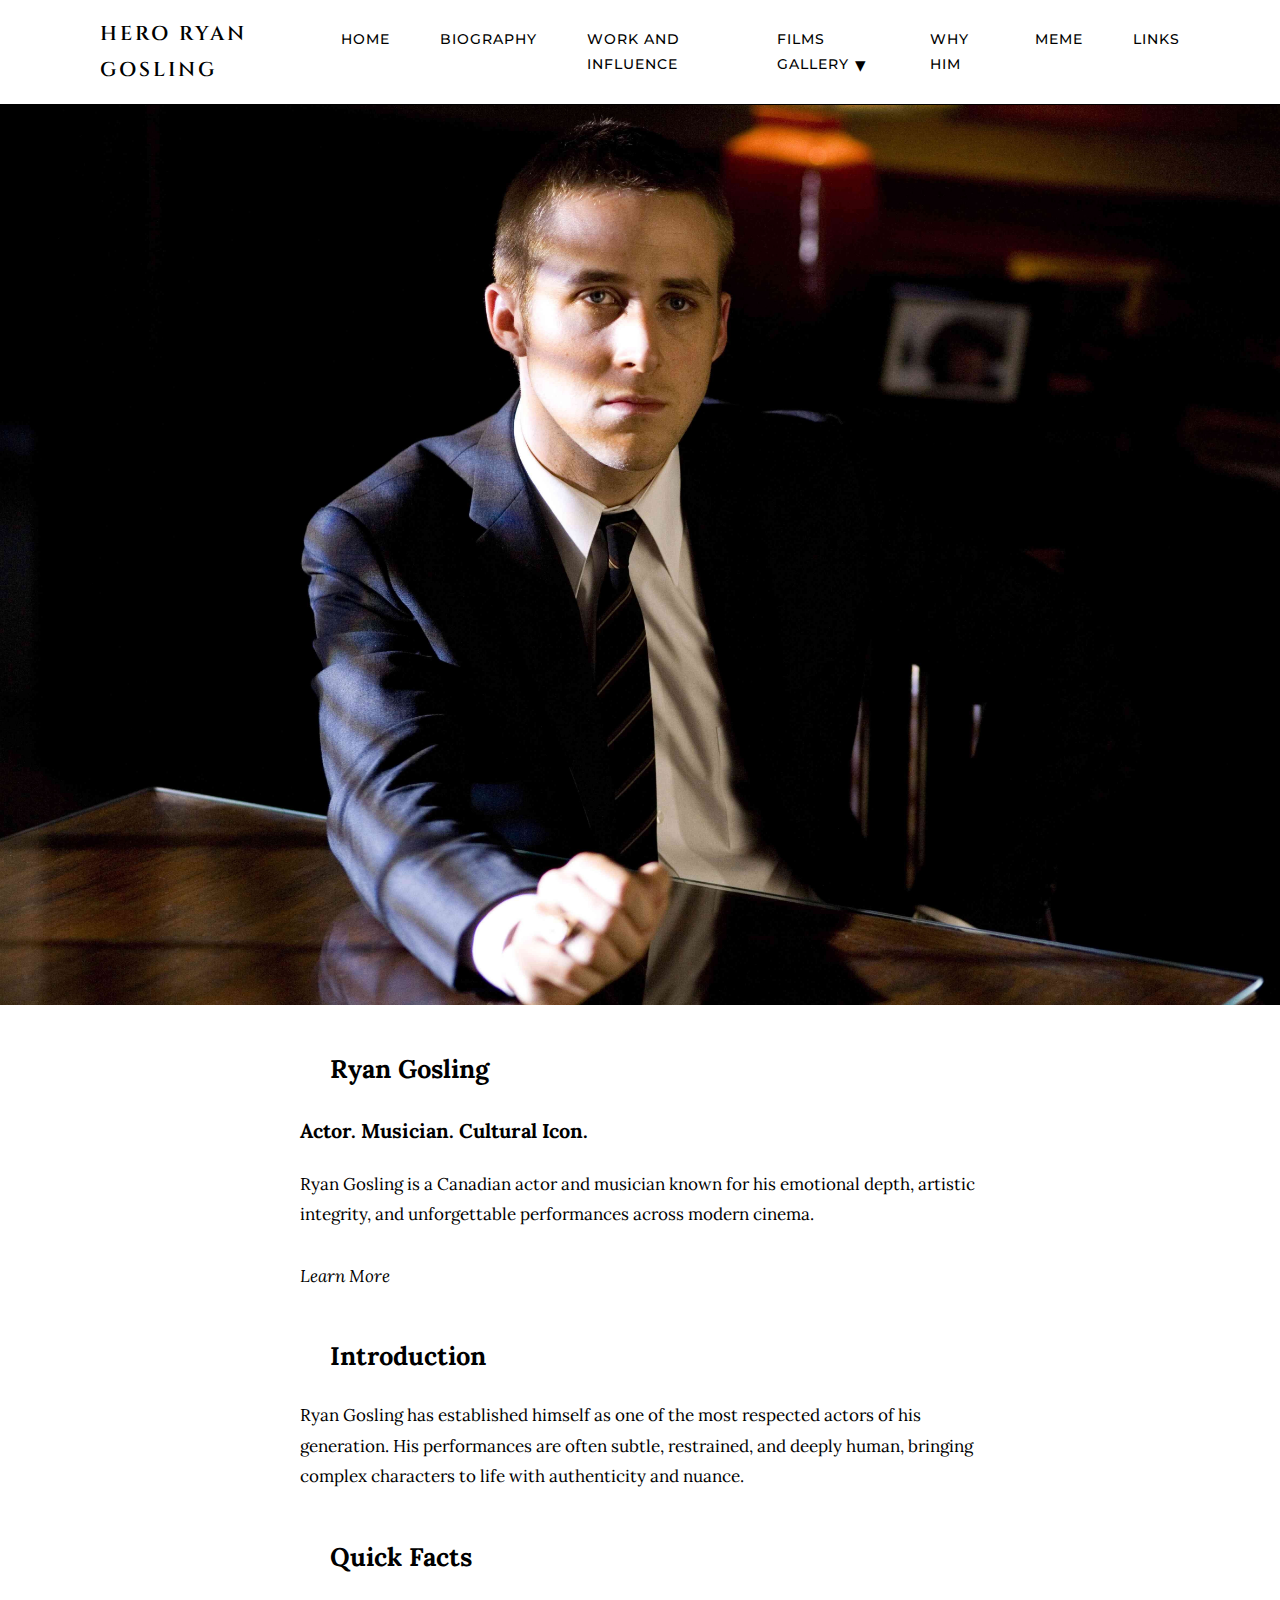
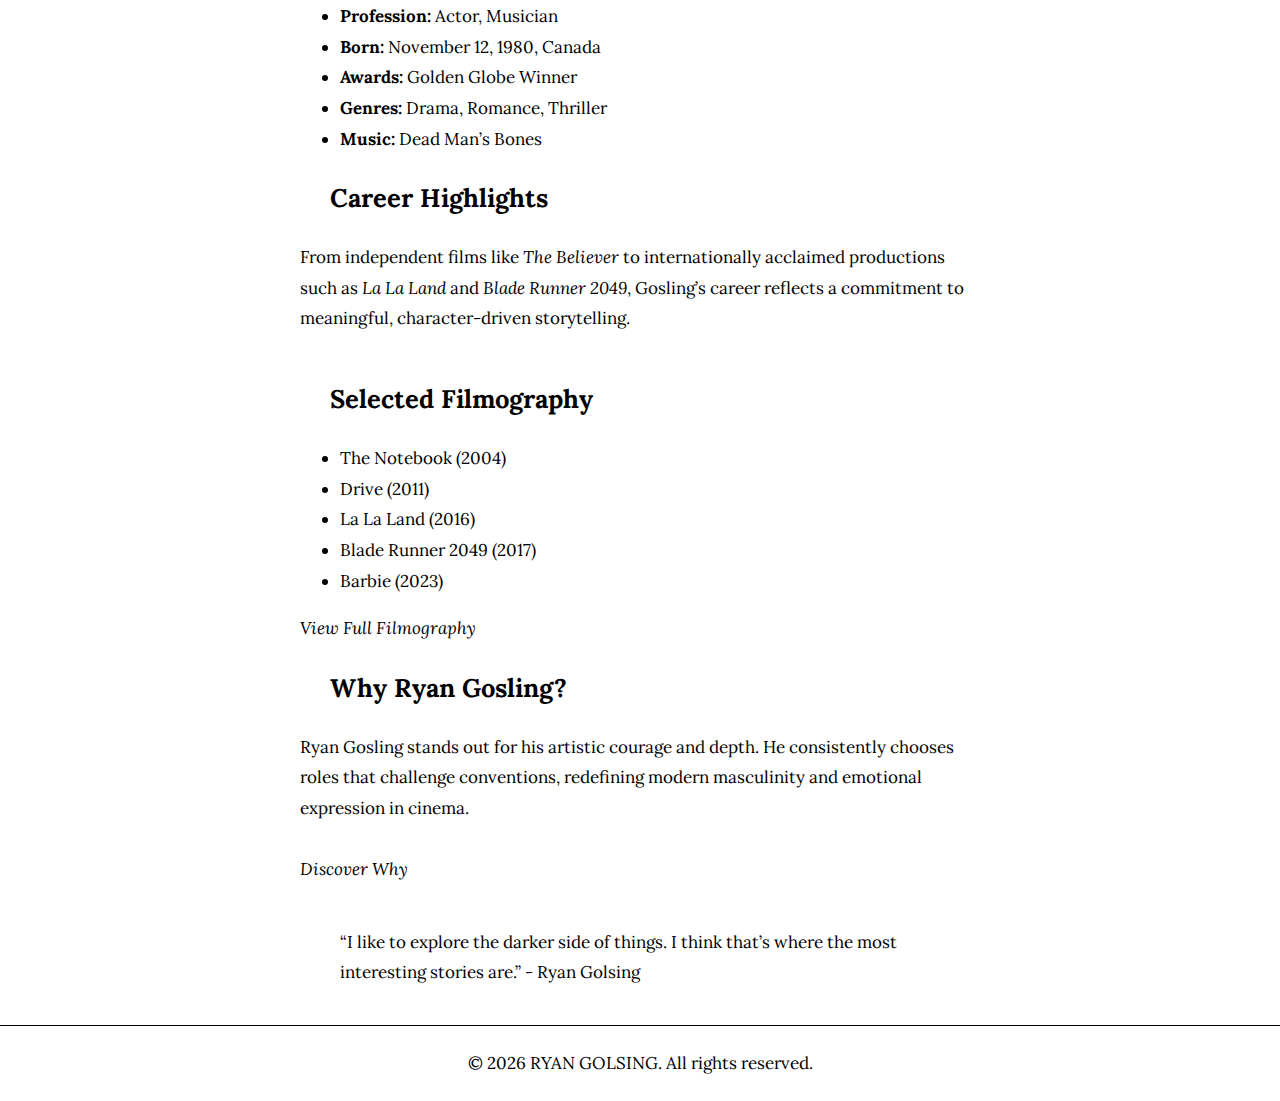
<file: index.html>
<!DOCTYPE html>
<html lang="en">
    <head>
        <meta charset="UTF-8">
        <meta name="viewport" content="width=device-width, initial-scale=1.0">
        <title>RYAN.GOSLING</title>
        <link href="https://fonts.googleapis.com/css2?family=Cinzel:wght@400;600&family=Montserrat:wght@400;500&display=swap" rel="stylesheet">
        <link href="https://fonts.googleapis.com/css2?family=Lora:wght@400;500;600&display=swap" rel="stylesheet">
        <link rel="stylesheet" href="style.css">
    </head>

    <body>
        <header class="header">
            <div class="logo">HERO RYAN GOSLING</div>
                <nav class="menu">
                <a href="index.html">Home</a>
                <a href="bio.html">Biography</a>
                <a href="work.html">Work and Influence</a>


            <div class="menu-item">
                <span class="menu-text">
                Films Gallery
                <span class="arrow">▾</span>
                </span>

                <div class="dropdown">
                    <a href="drive.html">Drive</a>
                    <a href="br9.html">Blade Runner 2049</a>
                    <a href="la.html">La La Land</a>
                </div>
            </div>
                <a href="why.html">Why Him</a>
                <a href="mem.html">Meme</a>
                <a href="#">Links</a>
                </nav>
        </header>

        <section class="banner">
        <img src="img/banner.jpg" alt="Ryan Gosling banner">
        </section>
                    
        <div class="container">

  <section class="hero">
    <div class="hero-text">
      <h2>Ryan Gosling</h2>
      <h3>Actor. Musician. Cultural Icon.</h3>
      <p>
        Ryan Gosling is a Canadian actor and musician known for his emotional depth,
        artistic integrity, and unforgettable performances across modern cinema.
        <br><br><a href="biography.html" class="btn">Learn More</a>
      </p>
    </div>
  </section>

 
  <section class="introduction">
    <h2>Introduction</h2>
    <p>
      Ryan Gosling has established himself as one of the most respected actors
      of his generation. His performances are often subtle, restrained, and deeply human,
      bringing complex characters to life with authenticity and nuance.
    </p>
  </section>


  <section class="facts">
    <h2>Quick Facts</h2>
    <ul>
      <li><strong>Profession:</strong> Actor, Musician</li>
      <li><strong>Born:</strong> November 12, 1980, Canada</li>
      <li><strong>Awards:</strong> Golden Globe Winner</li>
      <li><strong>Genres:</strong> Drama, Romance, Thriller</li>
      <li><strong>Music:</strong> Dead Man’s Bones</li>
    </ul>
  </section>


  <section class="career">
    <h2>Career Highlights</h2>
    <p>
      From independent films like <em>The Believer</em> to internationally
      acclaimed productions such as <em>La La Land</em> and
      <em>Blade Runner 2049</em>, Gosling’s career reflects a commitment
      to meaningful, character-driven storytelling.
    </p>
  </section>


  <section class="filmography">
    <h2>Selected Filmography</h2>
    <ul>
      <li>The Notebook (2004)</li>
      <li>Drive (2011)</li>
      <li>La La Land (2016)</li>
      <li>Blade Runner 2049 (2017)</li>
      <li>Barbie (2023)</li>
    </ul>
    <a href="films.html" class="btn">View Full Filmography</a>
  </section>

  <section class="why">
    <h2>Why Ryan Gosling?</h2>
    <p>
      Ryan Gosling stands out for his artistic courage and depth.
      He consistently chooses roles that challenge conventions,
      redefining modern masculinity and emotional expression in cinema.
      <br><br><a href="why.html" class="btn">Discover Why</a>
    </p>
  </section>

    <section class="quote">
    <blockquote>
      “I like to explore the darker side of things.
      I think that’s where the most interesting stories are.” - Ryan Golsing
    </blockquote>
  </section>
                        </div>

<footer>
<p>© 2026 RYAN GOLSING. All rights reserved. </p>
</footer>

    </body>
</html>
</file>
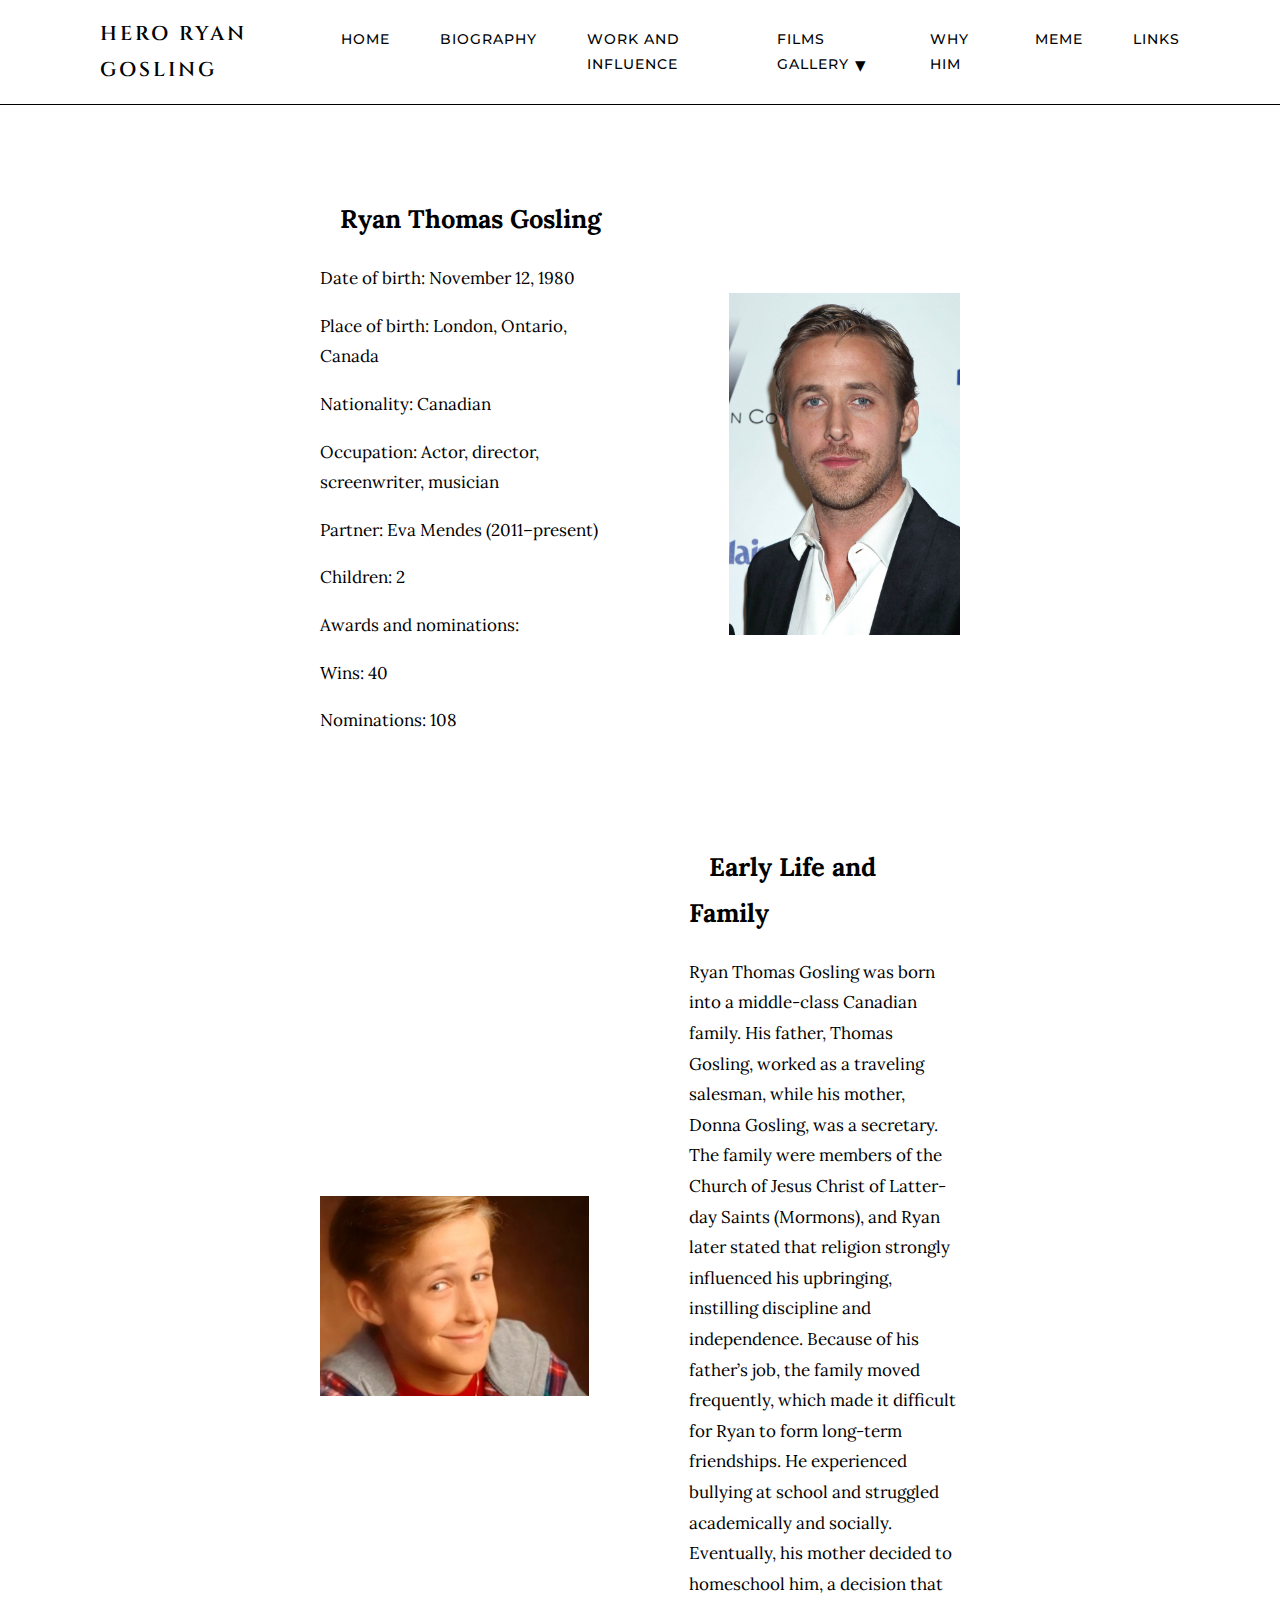
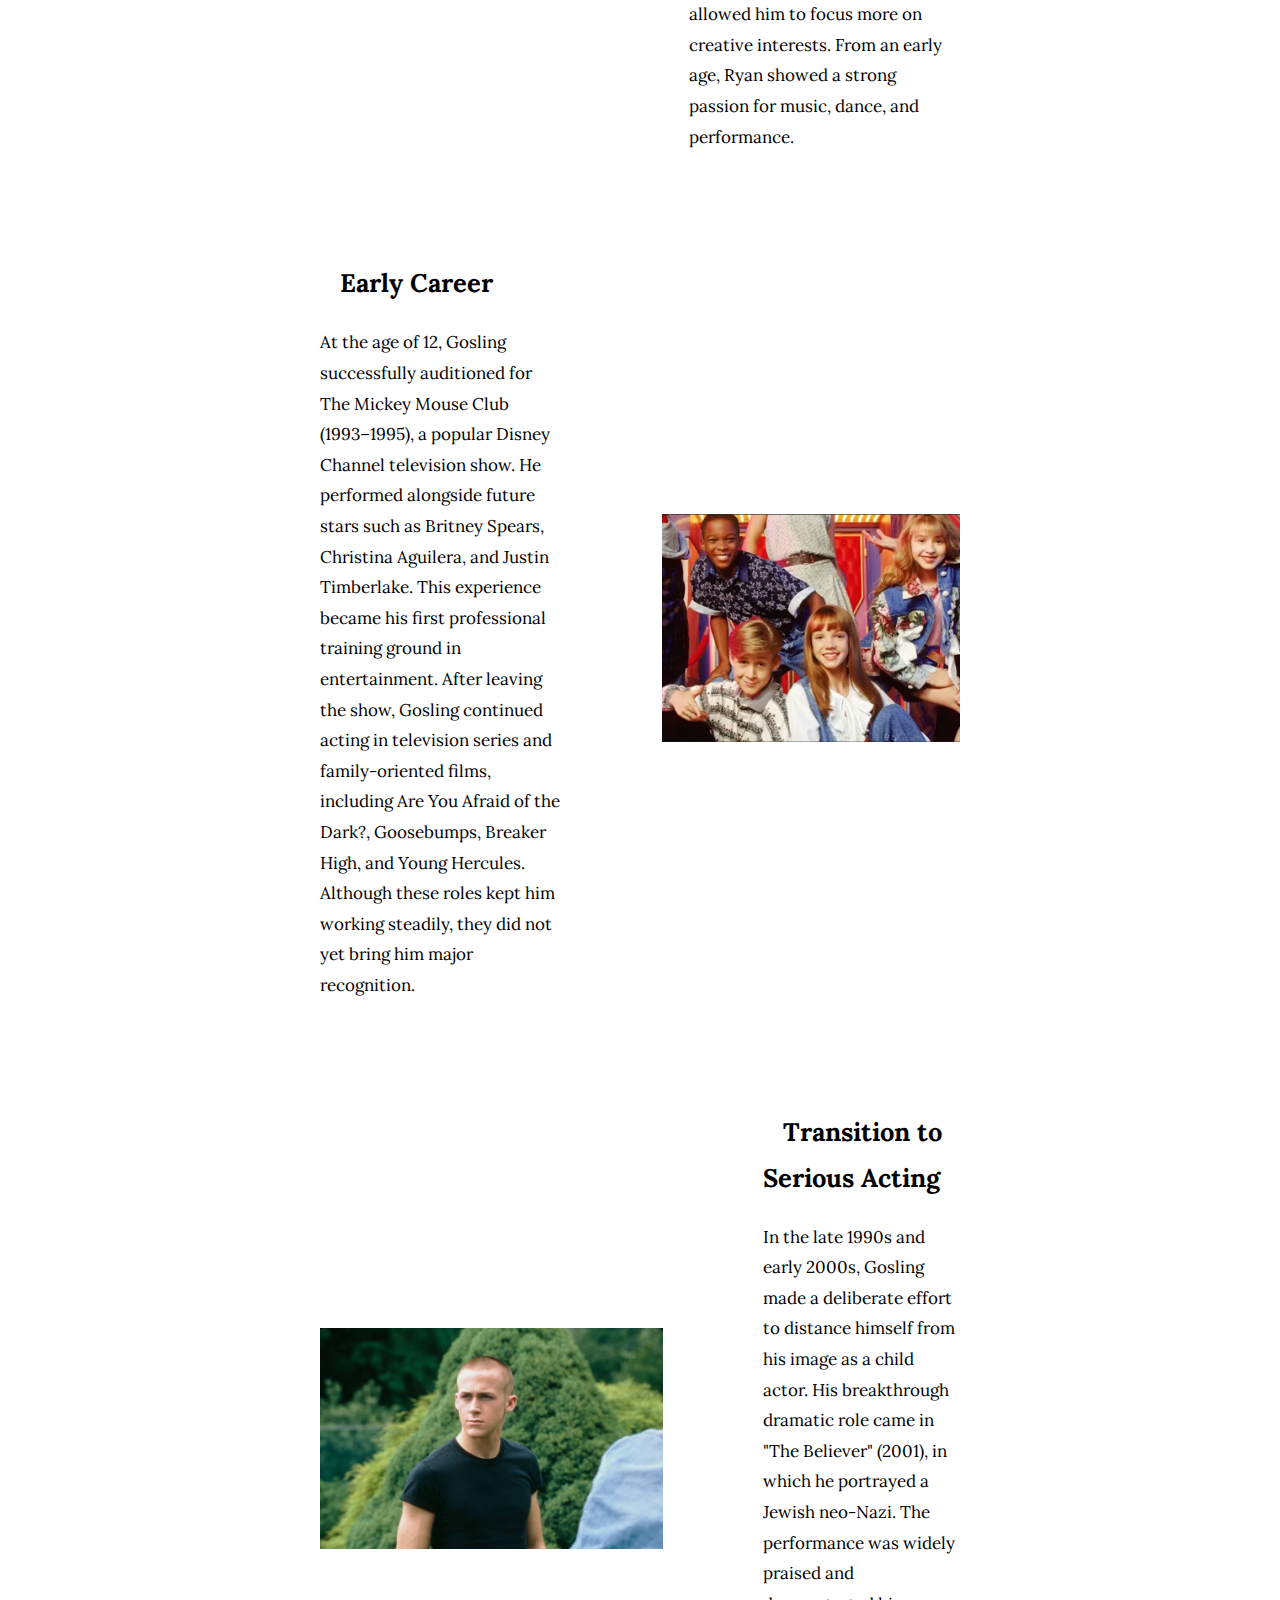
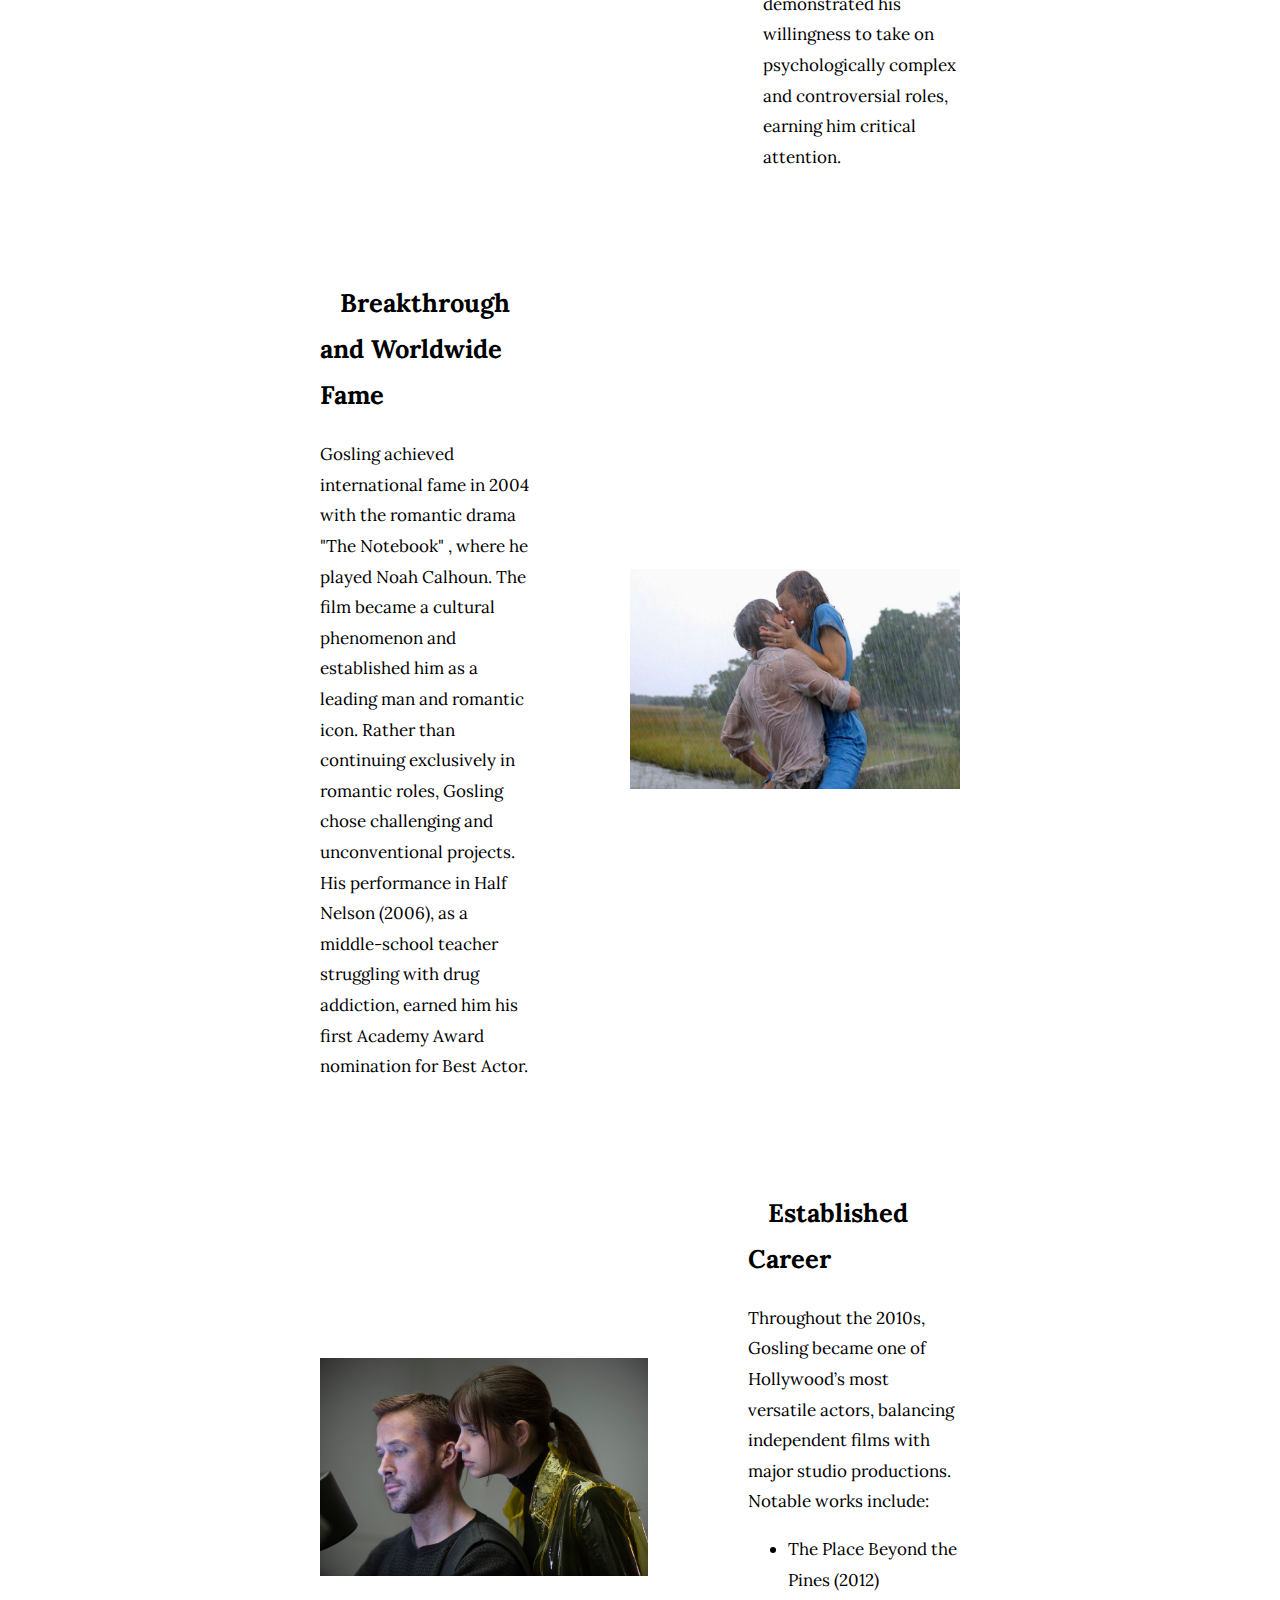
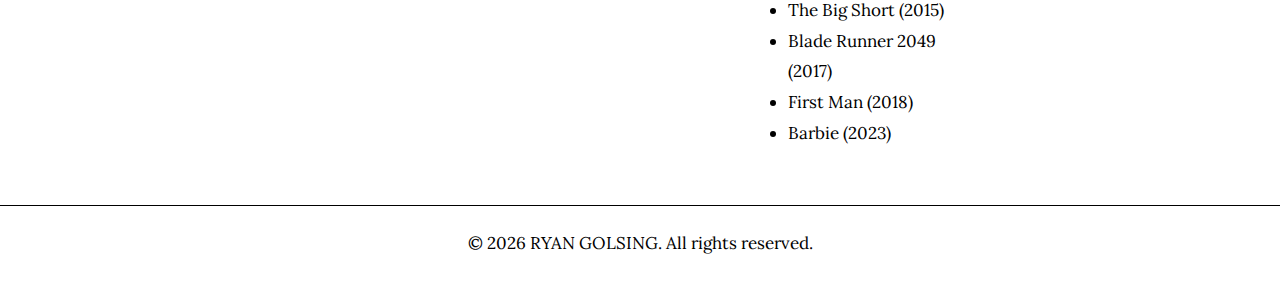
<file: bio.html>
<!DOCTYPE html>
<html lang="en">
    <head>
        <meta charset="UTF-8">
        <meta name="viewport" content="width=device-width, initial-scale=1.0">
        <title>RYAN.GOSLING</title>
        <link href="https://fonts.googleapis.com/css2?family=Cinzel:wght@400;600&family=Montserrat:wght@400;500&display=swap" rel="stylesheet">
        <link href="https://fonts.googleapis.com/css2?family=Lora:wght@400;500;600&display=swap" rel="stylesheet">
        <link rel="stylesheet" href="biost.css">
    </head>

    <body>
        <header class="header">
            <div class="logo">HERO RYAN GOSLING</div>
                <nav class="menu">
                <a href="index.html">Home</a>
                <a href="bio.html">Biography</a>
                <a href="work.html">Work and Influence</a>


            <div class="menu-item">
                <span class="menu-text">
                Films Gallery
                <span class="arrow">▾</span>
                </span>

                <div class="dropdown">
                    <a href="drive.html">Drive</a>
                    <a href="br9.html">Blade Runner 2049</a>
                    <a href="la.html">La La Land</a>
                </div>
            </div>
                <a href="why.html">Why Him</a>
                <a href="mem.html">Meme</a>
                <a href="#">Links</a>
                </nav>
        </header>
          <div class="container">
        <div class="row">
  <div class="text">
    <h2>Ryan Thomas Gosling</h2>
    <p>Date of birth: November 12, 1980</p>
       <p>Place of birth: London, Ontario, Canada</p>
       <p>Nationality: Canadian</p>
       <p>Occupation: Actor, director, screenwriter, musician</p>
       <p>Partner:	Eva Mendes (2011–present)</p>
       <p>Children:	2</p>
       <p>Awards and nominations:</p>
       <p>Wins:	40</p>
       <p>Nominations:	108</p>
  </div>

  <div class="image">
    <img src="img/mph.jpg" class="simg" >
  </div>
</div>

<div class="row reverse">
  <div class="text">
    <h2>Early Life and Family</h2>
    <p>Ryan Thomas Gosling was born into a middle-class Canadian family. His father, Thomas Gosling, worked as a traveling salesman, while his mother, Donna Gosling, was a secretary. The family were members of the Church of Jesus Christ of Latter-day Saints (Mormons), and Ryan later stated that religion strongly influenced his upbringing, instilling discipline and independence.
                                 Because of his father’s job, the family moved frequently, which made it difficult for Ryan to form long-term friendships. He experienced bullying at school and struggled academically and socially. Eventually, his mother decided to homeschool him, a decision that allowed him to focus more on creative interests. From an early age, Ryan showed a strong passion for music, dance, and performance.</p>
  </div>

  <div class="image2">
    <img src="img/ph2.png" class="simg">
  </div>
</div>
        
<div class="row">
  <div class="text">
    <h2>Early Career</h2>
    <p>At the age of 12, Gosling successfully auditioned for The Mickey Mouse Club (1993–1995), a popular Disney Channel television show. He performed alongside future stars such as Britney Spears, Christina Aguilera, and Justin Timberlake. This experience became his first professional training ground in entertainment.

After leaving the show, Gosling continued acting in television series and family-oriented films, including Are You Afraid of the Dark?, Goosebumps, Breaker High, and Young Hercules. Although these roles kept him working steadily, they did not yet bring him major recognition.</p>
  </div>

  <div class="image3">
    <img src="img/ph3.png" class="simg" >
  </div>
</div>

<div class="row reverse">
  <div class="text">
    <h2>Transition to Serious Acting</h2>
    <p> In the late 1990s and early 2000s, Gosling made a deliberate effort to distance himself from his image as a child actor. His breakthrough dramatic role came in "The Believer" (2001), in which he portrayed a Jewish neo-Nazi. The performance was widely praised and demonstrated his willingness to take on psychologically complex and controversial roles, earning him critical attention.</p>
  </div>

  <div class="image4">
    <img src="img/ph4.jpg" class="simg">
  </div>
</div>

<div class="row">
  <div class="text">
    <h2>Breakthrough and Worldwide Fame</h2>
    <p>Gosling achieved international fame in 2004 with the romantic drama "The Notebook" , where he played Noah Calhoun. The film became a cultural phenomenon and established him as a leading man and romantic icon.
Rather than continuing exclusively in romantic roles, Gosling chose challenging and unconventional projects. His performance in Half Nelson (2006), as a middle-school teacher struggling with drug addiction, earned him his first Academy Award nomination for Best Actor.</p>
  </div>

  <div class="image5">
    <img src="img/ph5.jpg" class="simg" >
  </div>
</div>

<div class="row reverse">
  <div class="text">
    <h2>Established Career</h2>
    <p> Throughout the 2010s, Gosling became one of Hollywood’s most versatile actors, balancing independent films with major studio productions. Notable works include:</p>
      <ul>
      <li>The Place Beyond the Pines (2012)</li>
      <li>The Big Short (2015)</li>
      <li>Blade Runner 2049 (2017)</li>
      <li>First Man (2018)</li>
      <li>Barbie (2023)</li>
    </ul>

  </div>

  <div class="image6">
    <img src="img/ph6.jpg" class="simg">
  </div>
</div>


                        </div>                   
<footer>
<p>© 2026 RYAN GOLSING. All rights reserved. </p>
</footer>

    </body>
</html>
</file>
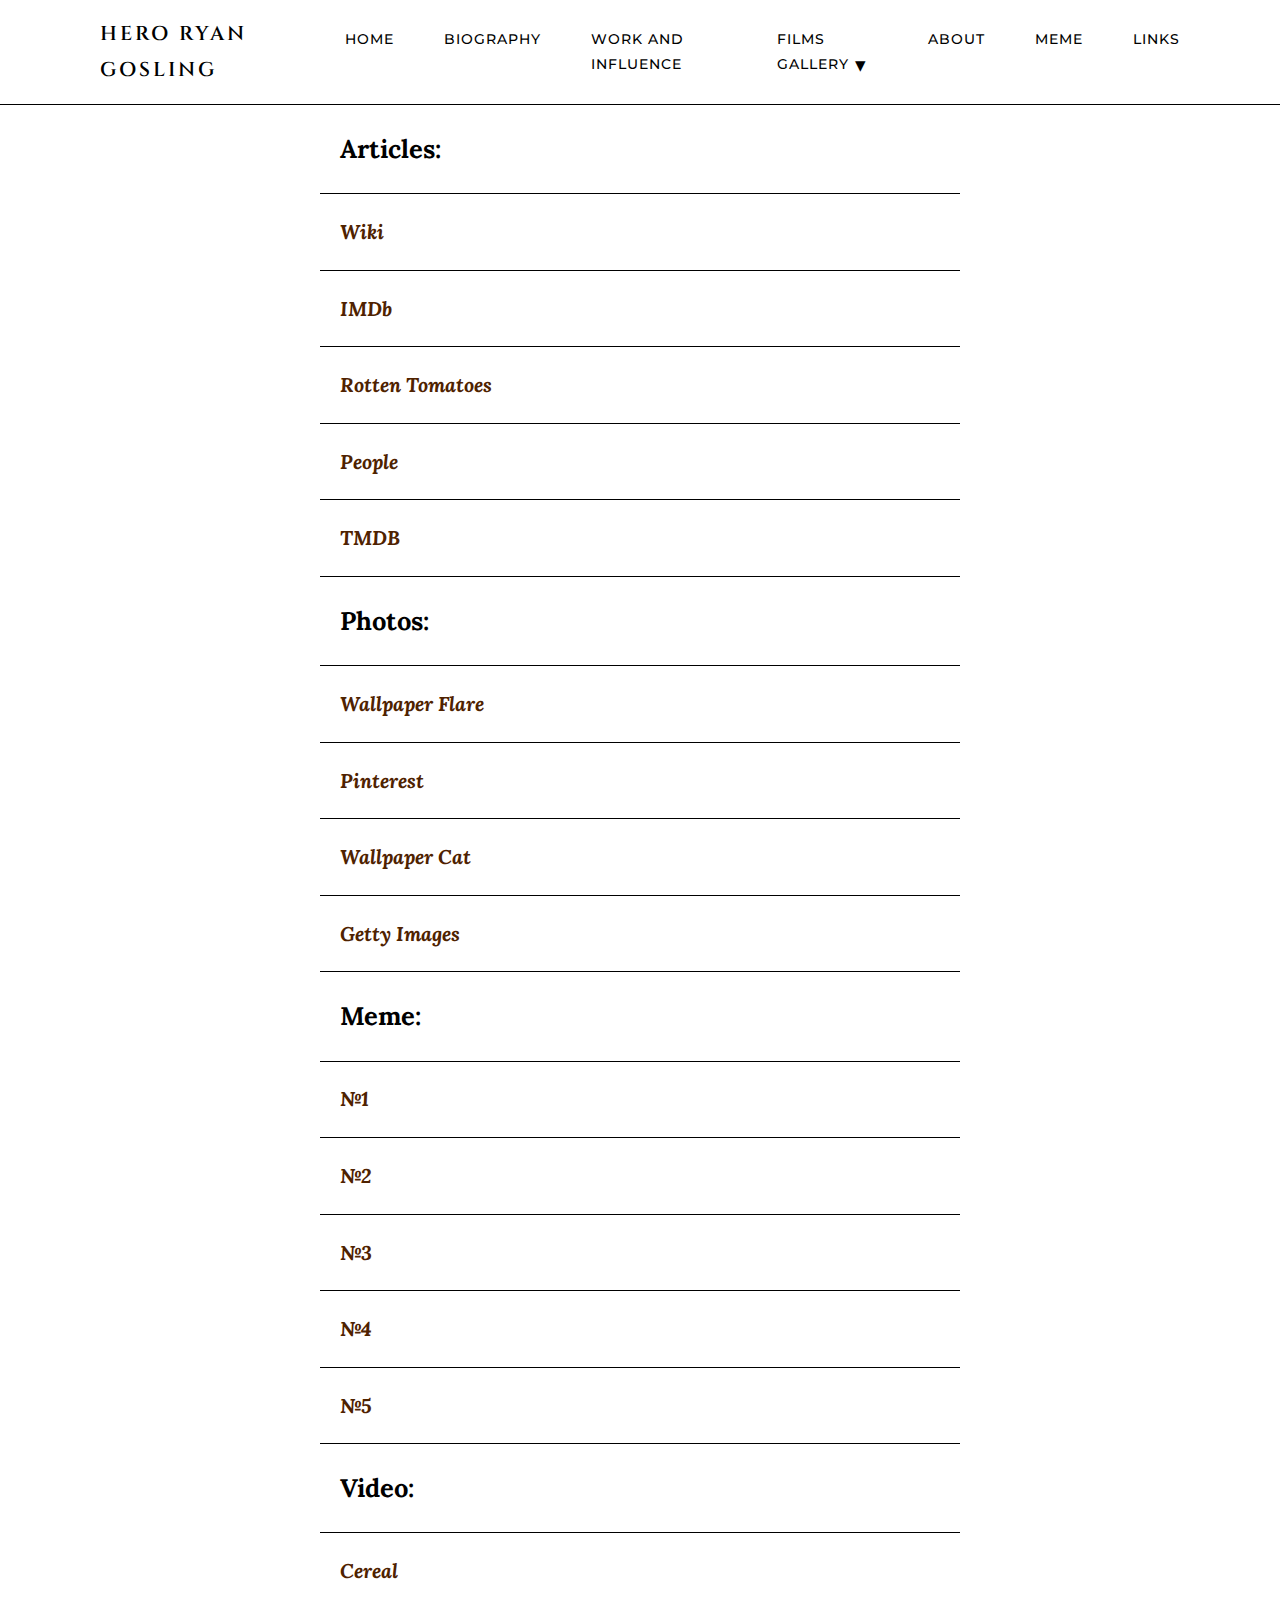
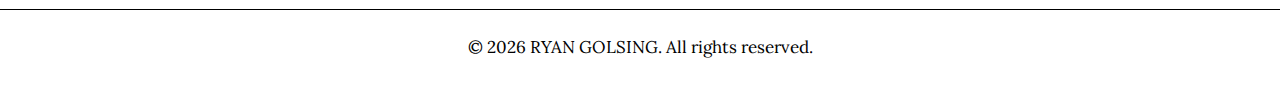
<file: link.html>
<!DOCTYPE html>
<html lang="en">
    <head>
        <meta charset="UTF-8">
        <meta name="viewport" content="width=device-width, initial-scale=1.0">
        <title>RYAN.GOSLING</title>
        <link href="https://fonts.googleapis.com/css2?family=Cinzel:wght@400;600&family=Montserrat:wght@400;500&display=swap" rel="stylesheet">
        <link href="https://fonts.googleapis.com/css2?family=Lora:wght@400;500;600&display=swap" rel="stylesheet">
        <link rel="stylesheet" href="linkst.css">
    </head>

    <body>
        <header class="header">
  <div class="logo"><a href="https://youtu.be/-DSVDcw6iW8?si=5s2OMmMDdsqFySLn">HERO RYAN GOSLING</a></div>

  <input type="checkbox" id="menu-toggle">

  <label for="menu-toggle" class="burger">
    <span></span>
    <span></span>
    <span></span>
  </label>

  <nav class="menu">
    <a href="index.html">Home</a>
    <a href="bio.html">Biography</a>
    <a href="work.html">Work and Influence</a>

    <div class="menu-item">
      <span class="menu-text">
        Films Gallery
        <span class="arrow">▾</span>
      </span>

      <div class="dropdown">
        <a href="drive.html">Drive</a>
        <a href="br9.html">Blade Runner 2049</a>
        <a href="la.html">La La Land</a>
        <a href="barb.html">Barbie</a>
      </div>
    </div>

    <a href="why.html">About</a>
    <a href="mem.html">Meme</a>
    <a href="link.html">Links</a>
  </nav>
</header>

        <div class="container">

    <div class="inner">
      <h2>Articles:</h2>    
    </div>

     <div class="innera">
      <h3>
        <a href="https://en.wikipedia.org/wiki/Ryan_Gosling">Wiki</a>
      </h3>    
    </div>

    <div class="innera">
      <h3>
        <a href="https://www.imdb.com/name/nm0331516/">IMDb</a>
      </h3>    
    </div>

     <div class="innera">
      <h3>
        <a href="https://www.rottentomatoes.com/celebrity/ryan_gosling">Rotten Tomatoes</a>
      </h3>    
    </div>

    <div class="innera">
      <h3>
        <a href="https://people.com/tag/ryan-gosling/">People</a>
      </h3>    
    </div>

    <div class="innera">
      <h3>
        <a href="https://www.themoviedb.org/person/30614-ryan-gosling">TMDB</a>
      </h3>    
    </div>

    <div class="ip">
      <h2>Photos:</h2>    
    </div>

    <div class="innera">
      <h3>
        <a href="https://www.wallpaperflare.com/search?wallpaper=ryan+gosling">Wallpaper Flare</a>
      </h3>    
    </div>

    <div class="innera">
      <h3>
        <a href="https://www.pinterest.com/ideas/ryan-gosling-4k-wallpaper/906525530145/">Pinterest</a>
      </h3>    
    </div>

    <div class="innera">
      <h3>
        <a href="https://wallpapercat.com/ryan-gosling-wallpapers">Wallpaper Cat</a>
      </h3>    
    </div>

    <div class="innera">
      <h3>
        <a href="https://www.gettyimages.ie/photos/ryan-gosling">Getty Images</a>
      </h3>    
    </div>

    <div class="ip">
      <h2>Meme:</h2>    
    </div>

    <div class="innera">
      <h3>
        <a href="https://www.kapwing.com/explore/ks-scream-goddamn-it-blade-runner-ryan-gosling-video-meme-template">№1</a>
      </h3>    
    </div>

    <div class="innera">
      <h3>
        <a href="https://www.aberdeen.com/cmo-essentials/content-marketers-memes-dank/attachment/ryan-gosling-memes-marketing/">№2</a>
      </h3>    
    </div>
    
    <div class="innera">
      <h3>
        <a href="https://devrant.com/rants/233432/stumbled-upon-programmer-ryan-gosling-meme">№3</a>
      </h3>    
    </div>

    <div class="innera">
      <h3>
        <a href="https://www.reddit.com/r/moviescirclejerk/comments/jzq6xa/ryan_gosling_is_literally_like/">№4</a>
      </h3>    
    </div>

    <div class="innera">
      <h3>
        <a href="https://tenor.com/search/ryan-gosling-smile-gifs">№5</a>
      </h3>    
    </div>

     <div class="ip">
      <h2>Video:</h2>    
    </div>

    <div class="innera">
      <h3>
        <a href="https://youtu.be/jIu8Gu1ePHs?si=ZLS-zlW5Xuinc1kh">Cereal</a>
      </h3>    
    </div>

</div>
    
    
                      
<footer>
<p>© 2026 RYAN GOLSING. All rights reserved. </p>
</footer>

    </body>
</html>
</file>
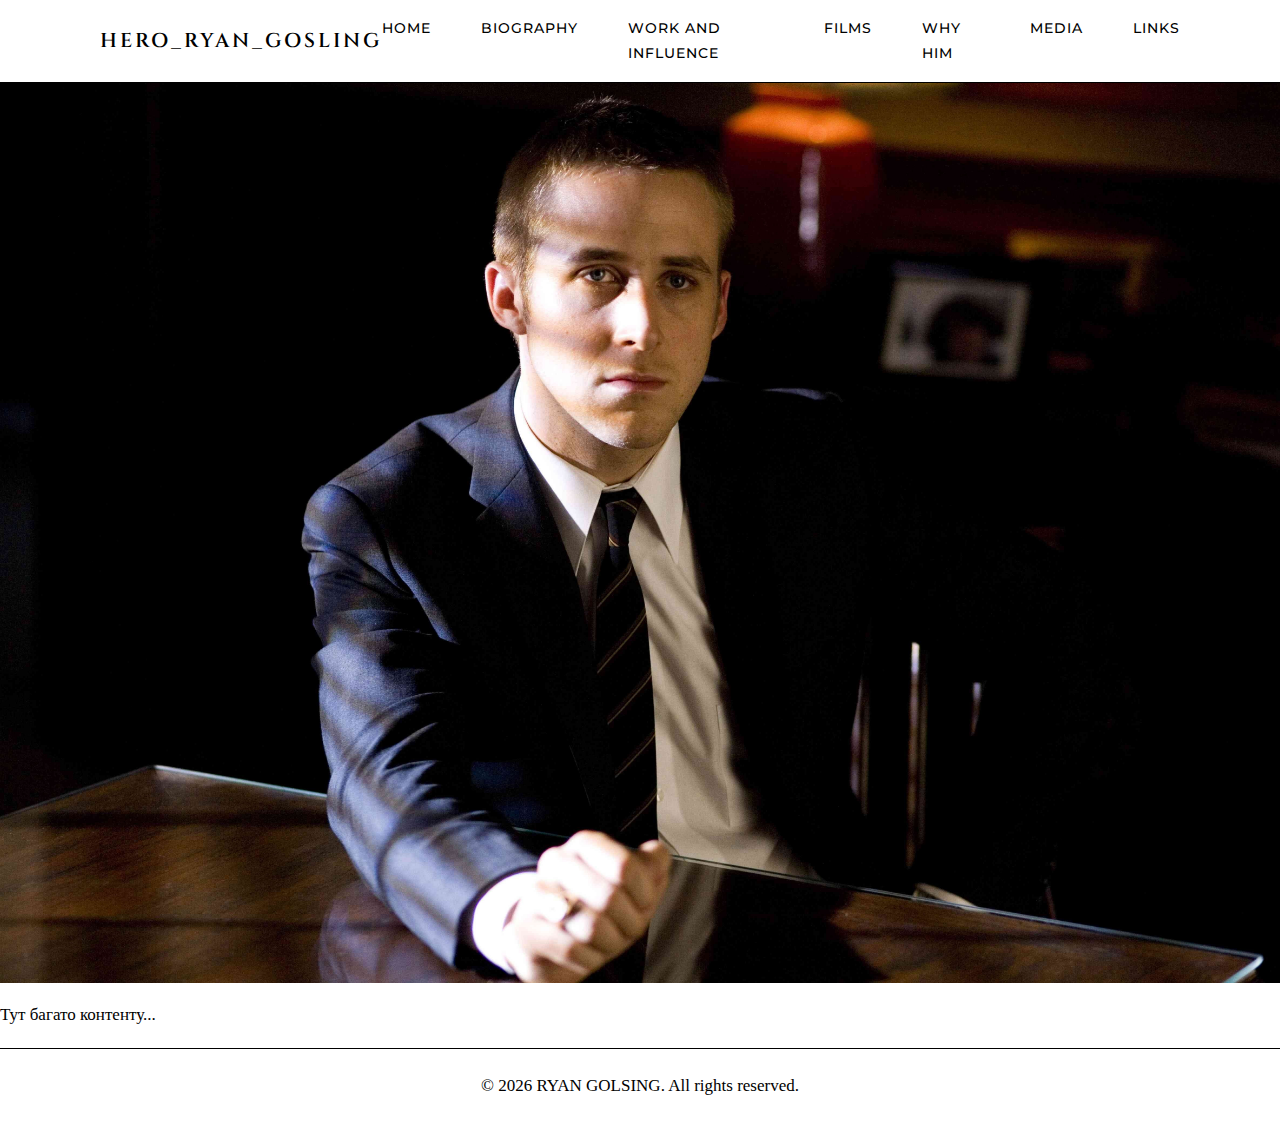
<file: main.html>
<!DOCTYPE html>
<html lang="en">
    <head>
        <meta charset="UTF-8">
        <meta name="viewport" content="width=device-width, initial-scale=1.0">
        <title>RYAN.GOSLING</title>
        <link href="https://fonts.googleapis.com/css2?family=Cinzel:wght@400;600&family=Montserrat:wght@400;500&display=swap" rel="stylesheet">
        <link rel="stylesheet" href="style.css">
    </head>

    <body>
        <header class="header">
            <div class="logo">HERO_RYAN_GOSLING</div>
                <nav class="menu">
                <a href="#">Home</a>
                <a href="#">Biography</a>
                <a href="#">Work and Influence</a>
                <a href="#">Films</a>
                <a href="#">Why Him</a>
                <a href="#">Media</a>
                <a href="#">Links</a>
                </nav>
        </header>

        <section class="banner">
        <img src="img/banner.jpg" alt="Ryan Gosling banner">
        </section>

<main>
  <p>Тут багато контенту...</p>
</main>


<footer>
<p>© 2026 RYAN GOLSING. All rights reserved. </p>
</footer>

    </body>
</html>
</file>
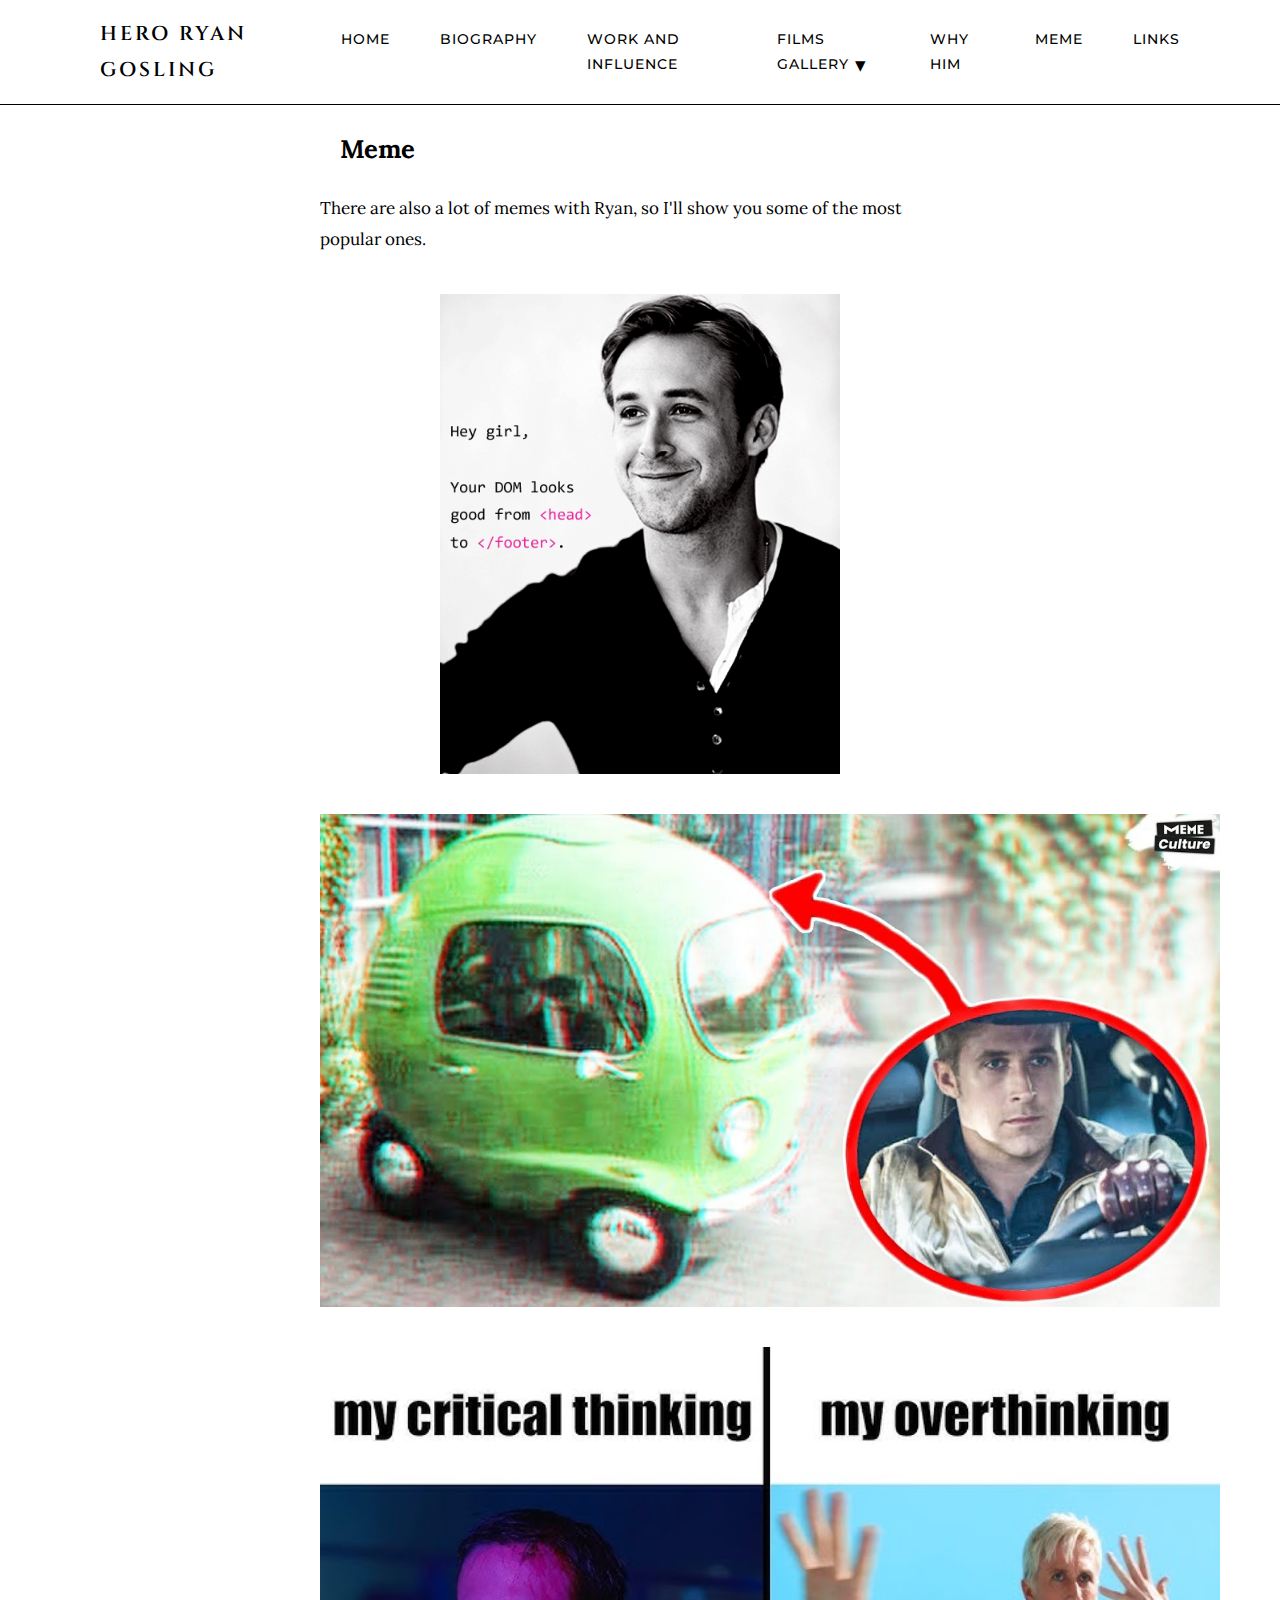
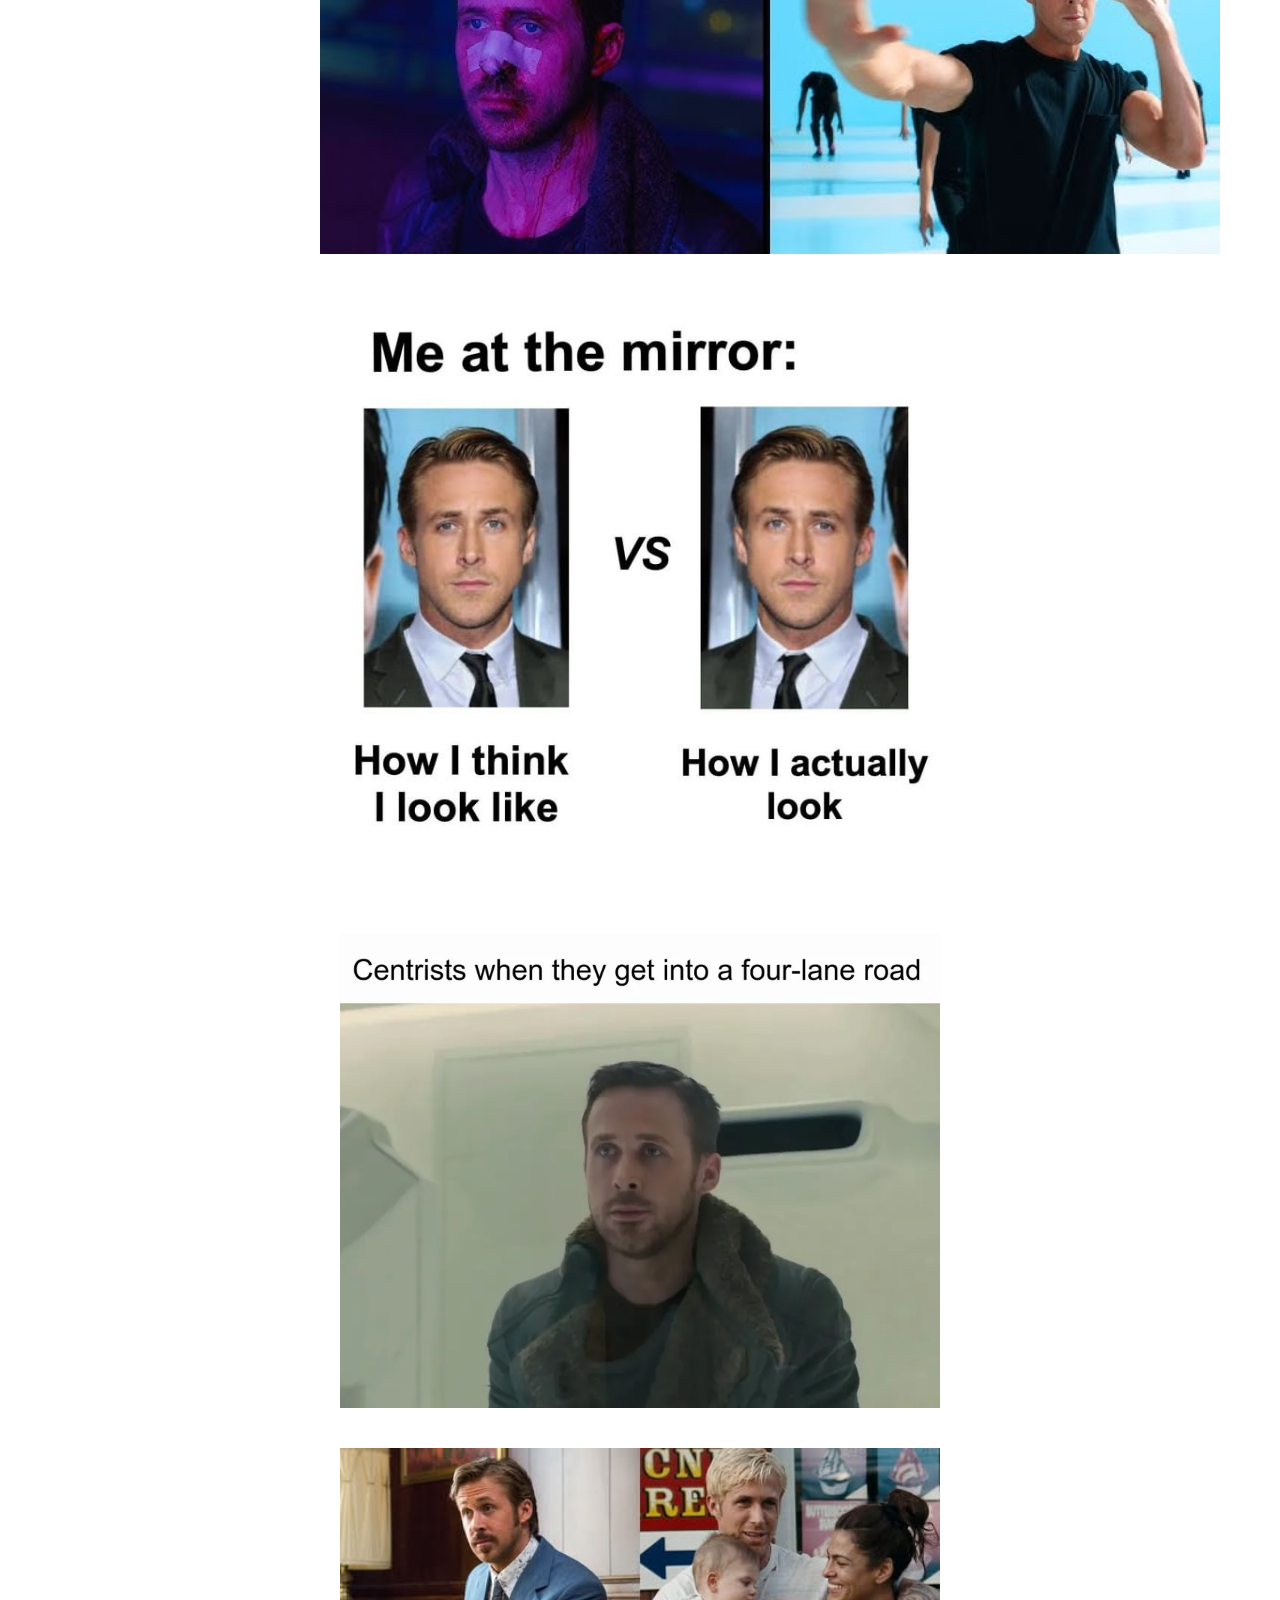
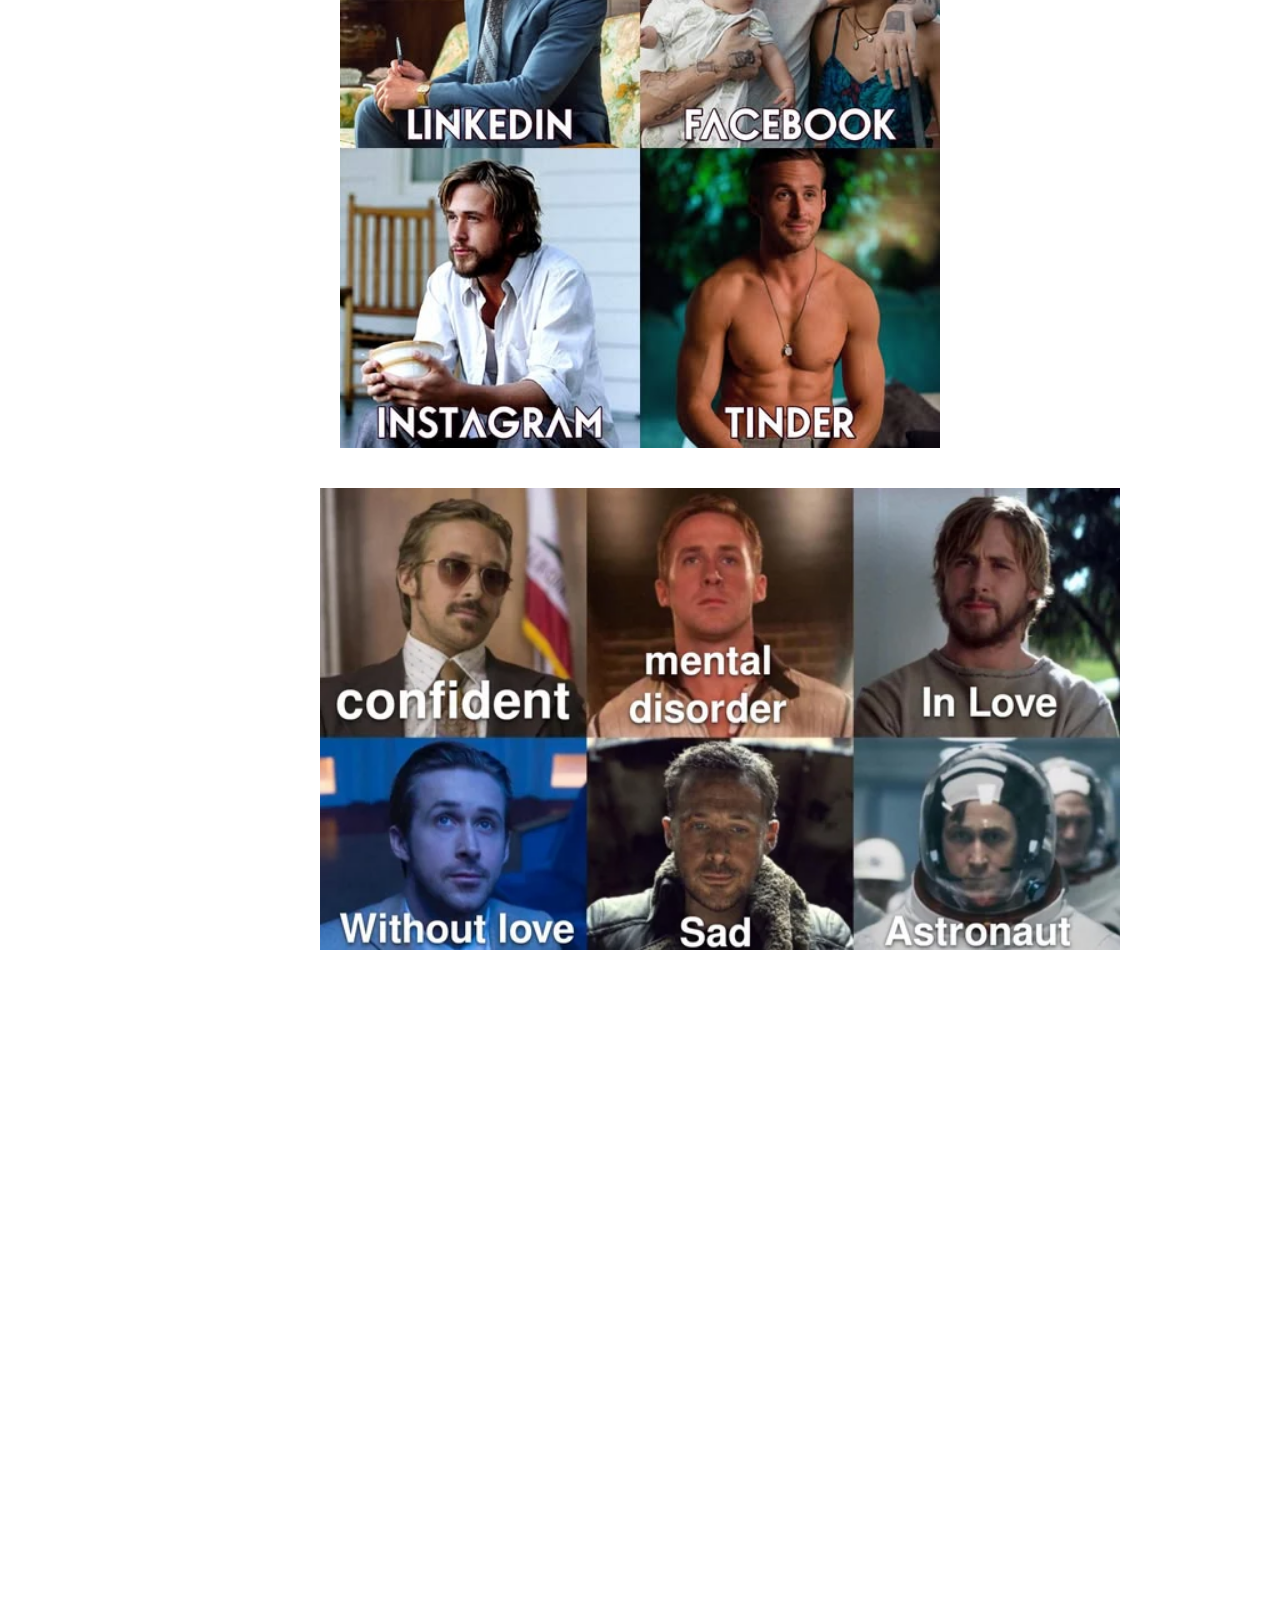
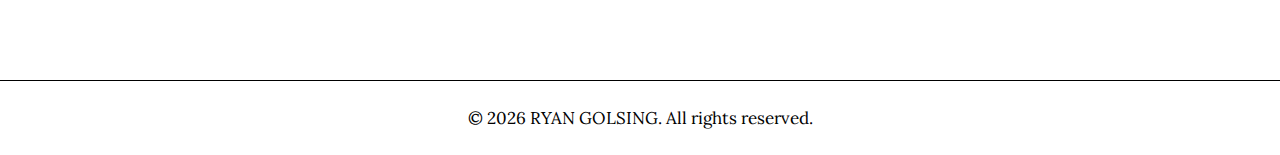
<file: mem.html>
<!DOCTYPE html>
<html lang="en">
    <head>
        <meta charset="UTF-8">
        <meta name="viewport" content="width=device-width, initial-scale=1.0">
        <title>RYAN.GOSLING</title>
        <link href="https://fonts.googleapis.com/css2?family=Cinzel:wght@400;600&family=Montserrat:wght@400;500&display=swap" rel="stylesheet">
        <link href="https://fonts.googleapis.com/css2?family=Lora:wght@400;500;600&display=swap" rel="stylesheet">
        <link rel="stylesheet" href="memst.css">
    </head>

    <body>
        <header class="header">
  <div class="logo">HERO RYAN GOSLING</div>

  <input type="checkbox" id="menu-toggle">

  <label for="menu-toggle" class="burger">
    <span></span>
    <span></span>
    <span></span>
  </label>

  <nav class="menu">
    <a href="index.html">Home</a>
    <a href="bio.html">Biography</a>
    <a href="work.html">Work and Influence</a>

    <div class="menu-item">
      <span class="menu-text">
        Films Gallery
        <span class="arrow">▾</span>
      </span>

      <div class="dropdown">
        <a href="drive.html">Drive</a>
        <a href="br9.html">Blade Runner 2049</a>
        <a href="la.html">La La Land</a>
        <a href="barb.html">Barbie</a>
      </div>
    </div>

    <a href="why.html">Why Him</a>
    <a href="mem.html">Meme</a>
    <a href="link.html">Links</a>
  </nav>
</header>

        <div class="container">

  <section class="hero">
    <div class="hero-text">
      <h2>Meme</h2>
      <p>
        There are also a lot of memes with Ryan, so I'll show you some of the most popular ones.
      </p>
    </div>

    <div class="image0">
    <img src="img/m.jpg" class="simg" >
    </div>
  
    <div class="image1">
    <img src="img/m1.jpg" class="simg" >
    </div>

    <div class="image2">
    <img src="img/m2.jpg" class="simg" >
    </div>

    <div class="image3">
    <img src="img/m3.jpeg" class="simg" >
    </div>

    <div class="image4">
    <img src="img/m4.webp" class="simg" >
    </div>

    <div class="image5">
    <img src="img/m5.jpg" class="simg" >
    </div>

    <div class="image6">
    <img src="img/m6.webp" class="simg" >
    </div>
    
   <div class="video shorts">
  <iframe
  
    src="https://www.youtube.com/embed/jIu8Gu1ePHs" 
    title="YouTube Shorts"
    allow="accelerometer; autoplay; clipboard-write; encrypted-media; gyroscope; picture-in-picture; web-share"  
    allowfullscreen 
    loading="lazy"
    referrerpolicy="strict-origin-when-cross-origin">
  </iframe>
</div>
<!-- video guide https://youtu.be/P6pFdeZg8LI?si=feHzQ98U7dtRuXK_-->
    </div>
                      
<footer>
<p>© 2026 RYAN GOLSING. All rights reserved. </p>
</footer>

    </body>
</html>
</file>
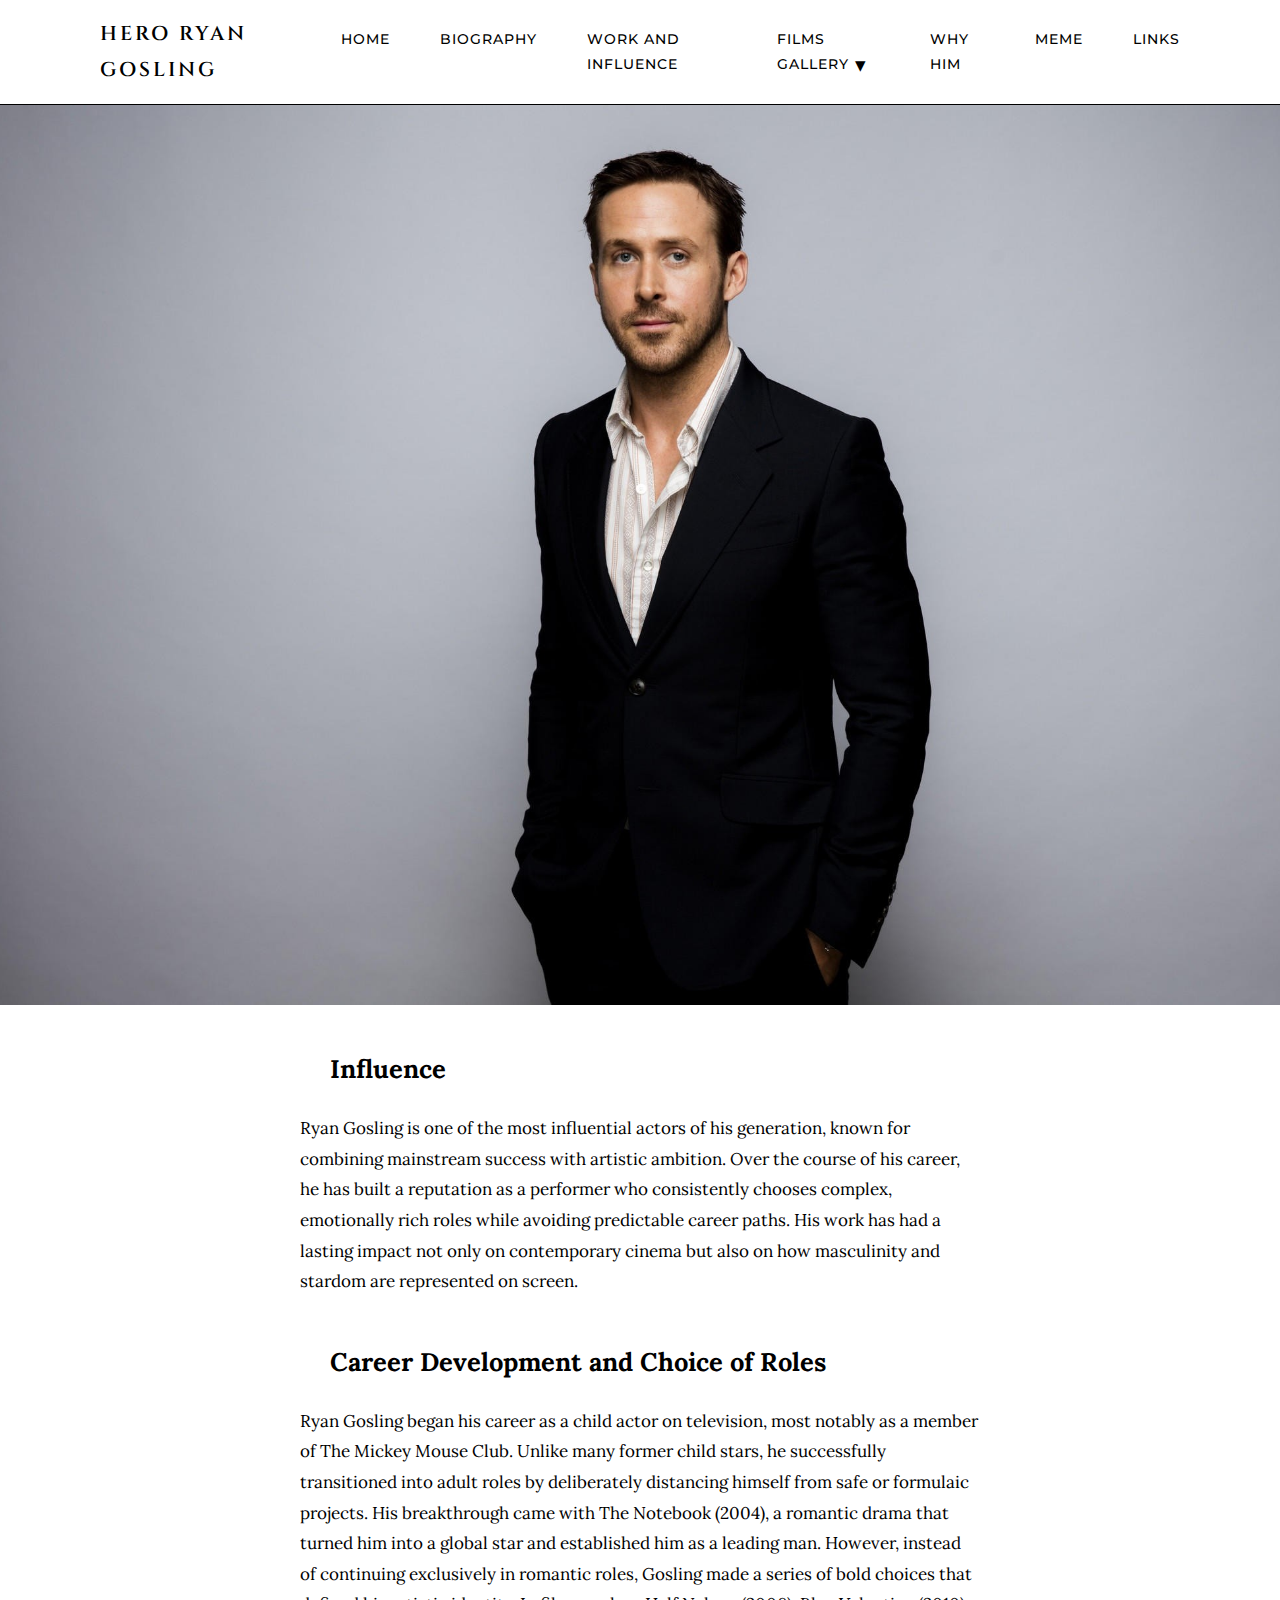
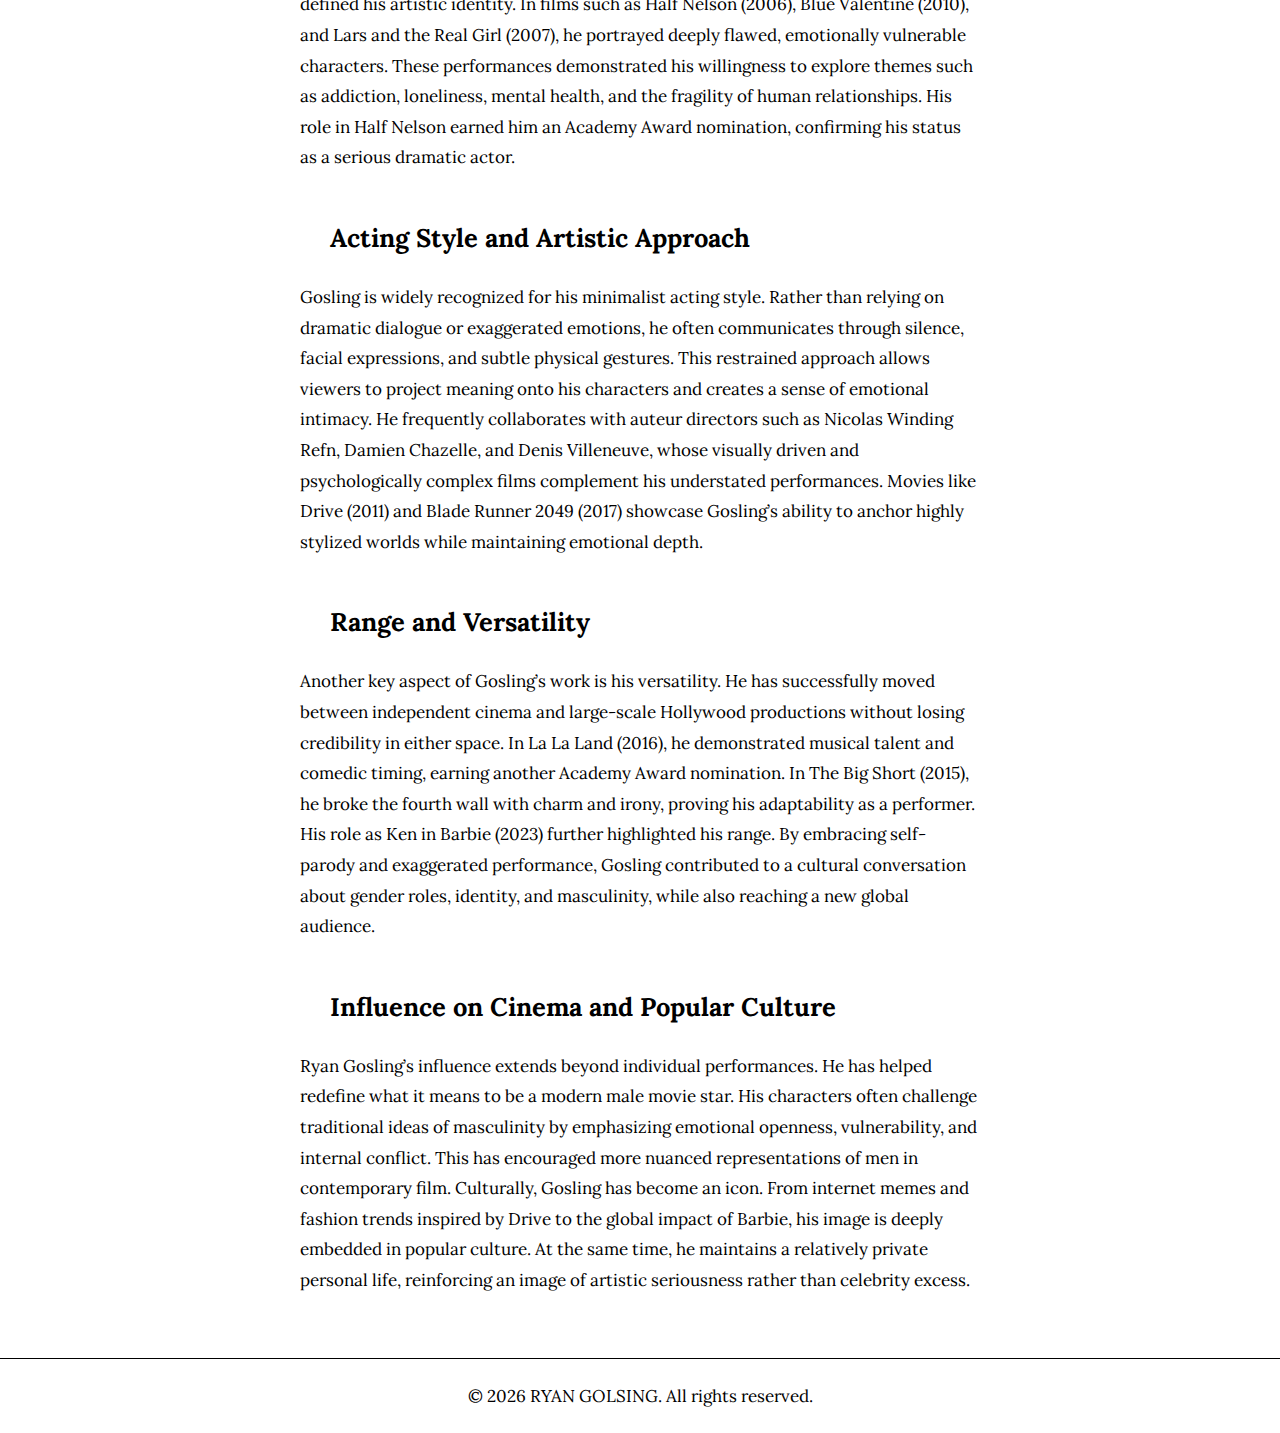
<file: work.html>
<!DOCTYPE html>
<html lang="en">
    <head>
        <meta charset="UTF-8">
        <meta name="viewport" content="width=device-width, initial-scale=1.0">
        <title>RYAN.GOSLING</title>
        <link href="https://fonts.googleapis.com/css2?family=Cinzel:wght@400;600&family=Montserrat:wght@400;500&display=swap" rel="stylesheet">
        <link href="https://fonts.googleapis.com/css2?family=Lora:wght@400;500;600&display=swap" rel="stylesheet">
        <link rel="stylesheet" href="style.css">
    </head>

    <body>
        <header class="header">
            <div class="logo">HERO RYAN GOSLING</div>
                <nav class="menu">
                <a href="index.html">Home</a>
                <a href="bio.html">Biography</a>
                <a href="work.html">Work and Influence</a>


            <div class="menu-item">
                <span class="menu-text">
                Films Gallery
                <span class="arrow">▾</span>
                </span>

                <div class="dropdown">
                    <a href="drive.html">Drive</a>
                    <a href="br9.html">Blade Runner 2049</a>
                    <a href="la.html">La La Land</a>
                    <a href="barb.html">Barbie</a>
                </div>
            </div>
                <a href="why.html">Why Him</a>
                <a href="mem.html">Meme</a>
                <a href="#">Links</a>
                </nav>
        </header>

        <section class="banner">
        <img src="img/w1.jpg" alt="Ryan Gosling banner">
        </section>
                    
        <div class="container">

  <section class="hero">
    <div class="hero-text">
      <h2>Influence</h2>
      <p>
        Ryan Gosling is one of the most influential actors of his generation, known for combining mainstream success with artistic ambition. Over the course of his career, he has built a reputation as a performer who consistently chooses complex, emotionally rich roles while avoiding predictable career paths. His work has had a lasting impact not only on contemporary cinema but also on how masculinity and stardom are represented on screen.
      </p>
    </div>
  </section>

 
  <section class="introduction">
    <h2>Career Development and Choice of Roles</h2>
    <p>
      Ryan Gosling began his career as a child actor on television, most notably as a member of The Mickey Mouse Club. Unlike many former child stars, he successfully transitioned into adult roles by deliberately distancing himself from safe or formulaic projects. His breakthrough came with The Notebook (2004), a romantic drama that turned him into a global star and established him as a leading man.

However, instead of continuing exclusively in romantic roles, Gosling made a series of bold choices that defined his artistic identity. In films such as Half Nelson (2006), Blue Valentine (2010), and Lars and the Real Girl (2007), he portrayed deeply flawed, emotionally vulnerable characters. These performances demonstrated his willingness to explore themes such as addiction, loneliness, mental health, and the fragility of human relationships. His role in Half Nelson earned him an Academy Award nomination, confirming his status as a serious dramatic actor.
    </p>
  </section>

  <section class="career">
    <h2>Acting Style and Artistic Approach</h2>
    <p>
      Gosling is widely recognized for his minimalist acting style. Rather than relying on dramatic dialogue or exaggerated emotions, he often communicates through silence, facial expressions, and subtle physical gestures. This restrained approach allows viewers to project meaning onto his characters and creates a sense of emotional intimacy.

He frequently collaborates with auteur directors such as Nicolas Winding Refn, Damien Chazelle, and Denis Villeneuve, whose visually driven and psychologically complex films complement his understated performances. Movies like Drive (2011) and Blade Runner 2049 (2017) showcase Gosling’s ability to anchor highly stylized worlds while maintaining emotional depth.
    </p>
  </section>

  <section class="why">
    <h2>Range and Versatility</h2>
    <p>
      Another key aspect of Gosling’s work is his versatility. He has successfully moved between independent cinema and large-scale Hollywood productions without losing credibility in either space. In La La Land (2016), he demonstrated musical talent and comedic timing, earning another Academy Award nomination. In The Big Short (2015), he broke the fourth wall with charm and irony, proving his adaptability as a performer.

His role as Ken in Barbie (2023) further highlighted his range. By embracing self-parody and exaggerated performance, Gosling contributed to a cultural conversation about gender roles, identity, and masculinity, while also reaching a new global audience.
    </p>
  </section>

  <section class="why">
    <h2>Influence on Cinema and Popular Culture</h2>
    <p>
      Ryan Gosling’s influence extends beyond individual performances. He has helped redefine what it means to be a modern male movie star. His characters often challenge traditional ideas of masculinity by emphasizing emotional openness, vulnerability, and internal conflict. This has encouraged more nuanced representations of men in contemporary film.

Culturally, Gosling has become an icon. From internet memes and fashion trends inspired by Drive to the global impact of Barbie, his image is deeply embedded in popular culture. At the same time, he maintains a relatively private personal life, reinforcing an image of artistic seriousness rather than celebrity excess.
    </p>
  </section>

   
                        </div>
                        

<footer>
<p>© 2026 RYAN GOLSING. All rights reserved. </p>
</footer>

    </body>
</html>
</file>
<file: style.css>
header {
  position: sticky;
  top: 0;
  z-index: 1000;

  display: flex;
  align-items: center;
  justify-content: space-between;

  background: #ffffff;
  padding: 16px 100px;
  border-bottom: 1px solid #000;
}

nav {
  display: flex;
  gap: 50px; /* gap between links */
}

nav a {
  text-decoration: none;   /* прибирає підкреслення */
  color: #000000;          /* темно-синій */
  font-weight: 500;
  font-family: 'Montserrat', sans-serif;
  font-size: 14px;
  letter-spacing: 1px;
  text-transform: uppercase;
}

body {
  margin: 0;
  min-height: 100vh;

  display: flex;
  flex-direction: column;
   font-family: 'Lora', serif;
  font-size: 17px;
  line-height: 1.8;

  
}


footer {
  text-align: center;
  padding: 5px 40px;
  border-top: 1px solid #000;
  background: #fff;
}

.banner {
  width: 100%;
}

.banner img {
  width: 100%;       
  height: 100vh;       
  object-fit: cover; 
  display: block;     
  object-position: top;
}

.logo {
  font-family: 'Cinzel', serif;
  font-size: 20px;
  letter-spacing: 3px;
  font-weight: 600;
}

.container {
  
  margin: 0 auto;
  padding: 20px 300px;
}

a {
  text-decoration: none;
  color: black; 
}

a:hover {
  color:  gray;
}

.container p {
  margin-bottom: 42px;
}

h2 {
     text-indent: 30px;
}

.btn {
    font-style: oblique;
}

.menu-item {
  position: relative;
  display: flex;
  align-items: center;
}

.menu-text {
  font-family: 'Montserrat', sans-serif;
  font-size: 14px;
  letter-spacing: 1px;
  text-transform: uppercase;
  font-weight: 500;
  cursor: pointer;
}


.arrow {                 /*https://www.youtube.com/watch?v=4Lj9PVcdQgo - arrow guide */
  display: inline-block;
  font-size: 10px;
  margin-left: 4px;
  transform: scale(2.1);

  transition: transform 0.3s ease;
}

.dropdown {
  position: absolute;
  top: 160%;
  left: 0;

  background: #ffffff;
  border: 1px solid #000;
  min-width: 220px;

  opacity: 0;
  visibility: hidden;
  transform: translateY(10px);
  transition: 0.3s ease;
}

.dropdown a {
  display: block;
  padding: 10px 16px;
  font-size: 13px;
}

.menu-item:hover .dropdown {
  opacity: 1;
  visibility: visible;
  transform: translateY(0);
}

.menu-item:hover .arrow {
  transform: rotate(180deg);
 
}
</file>
<file: biost.css>
header {
  position: sticky;
  top: 0;
  z-index: 1000;

  display: flex;
  align-items: center;
  justify-content: space-between;

  background: #ffffff;
  padding: 16px 100px;
  border-bottom: 1px solid #000;
}

nav {
  display: flex;
  gap: 50px; 
}

nav a {
  text-decoration: none;  
  color: #000000;          
  font-weight: 500;
  font-family: 'Montserrat', sans-serif;
  font-size: 14px;
  letter-spacing: 1px;
  text-transform: uppercase;
}

body {
  margin: 0;
  min-height: 100vh;

  display: flex;
  flex-direction: column;
   font-family: 'Lora', serif;
  font-size: 17px;
  line-height: 1.8;

  
}


footer {
  text-align: center;
  padding: 5px 40px;
  border-top: 1px solid #000000;
  background: #ffffff;
  color: #000000;
}

.logo {
  font-family: 'Cinzel', serif;
  font-size: 20px;
  letter-spacing: 3px;
  font-weight: 600;
}

.logo a{
  text-decoration: none;
  color: #000;
}

.menu-item {
  position: relative;
  display: flex;
  align-items: center;
  color: #000000; /*fg color*/
}

.menu-text {
  font-family: 'Montserrat', sans-serif;
  font-size: 14px;
  letter-spacing: 1px;
  text-transform: uppercase;
  font-weight: 500;
  cursor: pointer;
  color: #000000;
}


.arrow {                 /*https://www.youtube.com/watch?v=4Lj9PVcdQgo - arrow guide */
  display: inline-block;
  font-size: 10px;
  margin-left: 4px;
  transform: scale(2.1);

  transition: transform 0.3s ease;
}

.dropdown {
  position: absolute;
  top: 160%;
  left: 0;

  background: #ffffff;
  border: 1px solid #000;
  min-width: 220px;

  opacity: 0;
  visibility: hidden;
  transform: translateY(10px);
  transition: 0.3s ease;
}

.dropdown a {
  display: block;
  padding: 10px 16px;
  font-size: 13px;
}

.menu-item:hover .dropdown {
  opacity: 1;
  visibility: visible;
  transform: translateY(0);
}

.menu-item:hover .arrow {
  transform: rotate(180deg);
 
}

.row {
  display: flex;
  align-items: center;
  gap: 20px;
  margin-bottom: 40px;
  margin-top: 70px;
}

.row.reverse {
  flex-direction: row-reverse;
}

.container {
  padding: 0 320px;     /* L and R dist */
}

h2{
  text-indent: 20px;
}

.image {
  width: 300px;
   margin-left: 80px;
}

.simg {
  width: 100%;
  height: auto;
  display: block;
}

.image2 {
  width: 6000px;
   margin-right: 80px;
}

.image3 {
  width: 5700px;
   margin-left: 80px;
}

.image4 {
  width: 5200px;
   margin-right: 80px;
}

.image5 {
  width: 6000px;
   margin-left: 80px;
}

.image6 {
  width: 2000px;
   margin-right: 80px;
}

#menu-toggle {
  display: none;
}

.burger {
  display: none;
  flex-direction: column;
  gap: 6px;
  cursor: pointer;
}

.burger span {
  width: 26px;
  height: 2px;
  background: black;
}

/*adaptive*/
@media (max-width: 768px) {

  header {
    padding: 16px 20px;
  }

  .burger {
    display: flex;
  }

  .menu {
    position: absolute;
    top: 70px;
    left: 0;
    width: 100%;
    background: white;

    flex-direction: column;
    gap: 18px;
    padding: 20px;

    border-bottom: 1px solid black;
    display: none;
  }

  #menu-toggle:checked + .burger + .menu {
    display: flex;
  }

  .menu-item {
    flex-direction: column;
    align-items: flex-start;
  }

  .dropdown {
    position: static;
    opacity: 1;
    visibility: visible;
    border: none;
    padding-left: 15px;
  }

  .arrow {
    display: none;
  }

  .container {
    padding: 20px;
  }

  h2 {
    text-indent: 0;
  }

    .row,
  .row.reverse {
    flex-direction: column;
  }

  .image,
  .image2,
  .image3,
  .image4,
  .image5,
  .image6 {
    width: 100%;
    margin: 0;
  }
}

.logo a:hover{
  color: grey;
}

a:hover {
  color:  gray;
}
</file>
<file: linkst.css>
header {
  position: sticky;
  top: 0;
  z-index: 1000;

  display: flex;
  align-items: center;
  justify-content: space-between;

  background: #ffffff;
  padding: 16px 100px;
  border-bottom: 1px solid #000;
}

nav {
  display: flex;
  gap: 50px; 
}

nav a {
  text-decoration: none;  
  color: #000000;          
  font-weight: 500;
  font-family: 'Montserrat', sans-serif;
  font-size: 14px;
  letter-spacing: 1px;
  text-transform: uppercase;
}

body {
  margin: 0;
  min-height: 100vh;

  display: flex;
  flex-direction: column;
   font-family: 'Lora', serif;
  font-size: 17px;
  line-height: 1.8;

  
}


footer {
  text-align: center;
  padding: 5px 40px;
  border-top: 1px solid #000000;
  background: #ffffff;
  color: #000000;
}

.logo {
  font-family: 'Cinzel', serif;
  font-size: 20px;
  letter-spacing: 3px;
  font-weight: 600;
  color: #000000;
}

.menu-item {
  position: relative;
  display: flex;
  align-items: center;
  color: #000000; /*fg color*/
}

.menu-text {
  font-family: 'Montserrat', sans-serif;
  font-size: 14px;
  letter-spacing: 1px;
  text-transform: uppercase;
  font-weight: 500;
  cursor: pointer;
  color: #000000;
}


.arrow {                 /*https://www.youtube.com/watch?v=4Lj9PVcdQgo - arrow guide */
  display: inline-block;
  font-size: 10px;
  margin-left: 4px;
  transform: scale(2.1);

  transition: transform 0.3s ease;
}

.dropdown {
  position: absolute;
  top: 160%;
  left: 0;

  background: #ffffff;
  border: 1px solid #000;
  min-width: 220px;

  opacity: 0;
  visibility: hidden;
  transform: translateY(10px);
  transition: 0.3s ease;
}

.dropdown a {
  display: block;
  padding: 10px 16px;
  font-size: 13px;
}

.menu-item:hover .dropdown {
  opacity: 1;
  visibility: visible;
  transform: translateY(0);
}

.menu-item:hover .arrow {
  transform: rotate(180deg);
 
}

.row {
  display: flex;
  align-items: center;
  gap: 20px;
  margin-bottom: 40px;
  margin-top: 70px;
}

.row.reverse {
  flex-direction: row-reverse;
}

.container {
  padding: 0 320px;    /* L and R dist */
}

.innera {
  border-top: 1px solid #000;
}

.innera a{
  text-decoration: none;
 color: rgb(79, 34, 0);
  font-style: oblique;
}

.ip {
  border-top: 1px solid #000;
}

h2{
  text-indent: 20px;
}

h3{
  text-indent: 20px;
}

a:hover {
  color:  gray;
}


#menu-toggle {
  display: none;
}

.burger {
  display: none;
  flex-direction: column;
  gap: 6px;
  cursor: pointer;
}

.burger span {
  width: 26px;
  height: 2px;
  background: black;
}

/*adaptive*/
@media (max-width: 768px) {

  header {
    padding: 16px 20px;
  }

  .burger {
    display: flex;
  }

  .menu {
    position: absolute;
    top: 70px;
    left: 0;
    width: 100%;
    background: white;

    flex-direction: column;
    gap: 18px;
    padding: 20px;

    border-bottom: 1px solid black;
    display: none;
  }

  #menu-toggle:checked + .burger + .menu {
    display: flex;
  }

  .menu-item {
    flex-direction: column;
    align-items: flex-start;
  }

  .dropdown {
    position: static;
    opacity: 1;
    visibility: visible;
    border: none;
    padding-left: 15px;
  }

  .arrow {
    display: none;
  }

  .container {
    padding: 20px;
  }

  h2 {
    text-indent: 0;
  }
}

.logo a{
  text-decoration: none;
  color: #000;
}

.logo a:hover{
  color: grey;
}

a:hover {
  color:  gray;
}
</file>
<file: memst.css>
header {
  position: sticky;
  top: 0;
  z-index: 1000;

  display: flex;
  align-items: center;
  justify-content: space-between;

  background: #ffffff;
  padding: 16px 100px;
  border-bottom: 1px solid #000;
}

nav {
  display: flex;
  gap: 50px; 
}

nav a {
  text-decoration: none;  
  color: #000000;          
  font-weight: 500;
  font-family: 'Montserrat', sans-serif;
  font-size: 14px;
  letter-spacing: 1px;
  text-transform: uppercase;
}

body {
  margin: 0;
  min-height: 100vh;

  display: flex;
  flex-direction: column;
   font-family: 'Lora', serif;
  font-size: 17px;
  line-height: 1.8;

  
}


footer {
  text-align: center;
  padding: 5px 40px;
  border-top: 1px solid #000000;
  background: #ffffff;
  color: #000000;
}

.logo {
  font-family: 'Cinzel', serif;
  font-size: 20px;
  letter-spacing: 3px;
  font-weight: 600;
  color: #000000;
}

.menu-item {
  position: relative;
  display: flex;
  align-items: center;
  color: #000000; /*fg color*/
}

.menu-text {
  font-family: 'Montserrat', sans-serif;
  font-size: 14px;
  letter-spacing: 1px;
  text-transform: uppercase;
  font-weight: 500;
  cursor: pointer;
  color: #000000;
}


.arrow {                 /*https://www.youtube.com/watch?v=4Lj9PVcdQgo - arrow guide */
  display: inline-block;
  font-size: 10px;
  margin-left: 4px;
  transform: scale(2.1);

  transition: transform 0.3s ease;
}

.dropdown {
  position: absolute;
  top: 160%;
  left: 0;

  background: #ffffff;
  border: 1px solid #000;
  min-width: 220px;

  opacity: 0;
  visibility: hidden;
  transform: translateY(10px);
  transition: 0.3s ease;
}

.dropdown a {
  display: block;
  padding: 10px 16px;
  font-size: 13px;
}

.menu-item:hover .dropdown {
  opacity: 1;
  visibility: visible;
  transform: translateY(0);
}

.menu-item:hover .arrow {
  transform: rotate(180deg);
 
}

.row {
  display: flex;
  align-items: center;
  gap: 20px;
  margin-bottom: 40px;
  margin-top: 70px;
}

.row.reverse {
  flex-direction: row-reverse;
}

.container {
  padding: 0 320px;     /* L and R dist */
}


h2{
  text-indent: 20px;
}

.image0 {
  width: 400px;
   margin: 0 auto
}

.image1 {
  width: 900px;
}

.image2 {
  width: 900px;
}

.simg {
  width: 100%;
  height: auto;
  display: block;
  margin: 0 auto;
  margin-top: 100px;
  margin-bottom: 60px;
}

.image3 {
  width: 600px;
  margin: 0 auto
}

.image4 {
  width: 600px;
  margin: 0 auto
}

.image5 {
  width: 600px;
  margin: 0 auto
}

.image6 {
  width: 800px;
  margin: 0 auto
}

.video.shorts {
  width: 360px;
  max-width: 100%;
  aspect-ratio: 9 / 16;
  margin: 40px auto;
}

.video iframe {
  width: 100%;
  height: 100%;
  border: 0;
}

#menu-toggle {
  display: none;
}

.burger {
  display: none;
  flex-direction: column;
  gap: 6px;
  cursor: pointer;
}

.burger span {
  width: 26px;
  height: 2px;
  background: black;
}

/*adaptive*/
@media (max-width: 768px) {

  header {
    padding: 16px 20px;
  }

  .burger {
    display: flex;
  }

  .menu {
    position: absolute;
    top: 70px;
    left: 0;
    width: 100%;
    background: white;

    flex-direction: column;
    gap: 18px;
    padding: 20px;

    border-bottom: 1px solid black;
    display: none;
  }

  #menu-toggle:checked + .burger + .menu {
    display: flex;
  }

  .menu-item {
    flex-direction: column;
    align-items: flex-start;
  }

  .dropdown {
    position: static;
    opacity: 1;
    visibility: visible;
    border: none;
    padding-left: 15px;
  }

  .arrow {
    display: none;
  }

  .container {
    padding: 20px;
  }

  h2 {
    text-indent: 0;
  }

.image0,
  .image1,
  .image2,
  .image3,
  .image4,
  .image5,
  .image6 {
    width: 100%;
    max-width: 100%;
    margin: 0 auto;
  }

}

  .simg {
    width: 100%;
    height: auto;
    margin-top: 40px;
    margin-bottom: 40px;
  }

  .logo a{
  text-decoration: none;
  color: #000;
}

.logo a:hover{
  color: grey;
}

a:hover {
  color:  gray;
}
</file>
